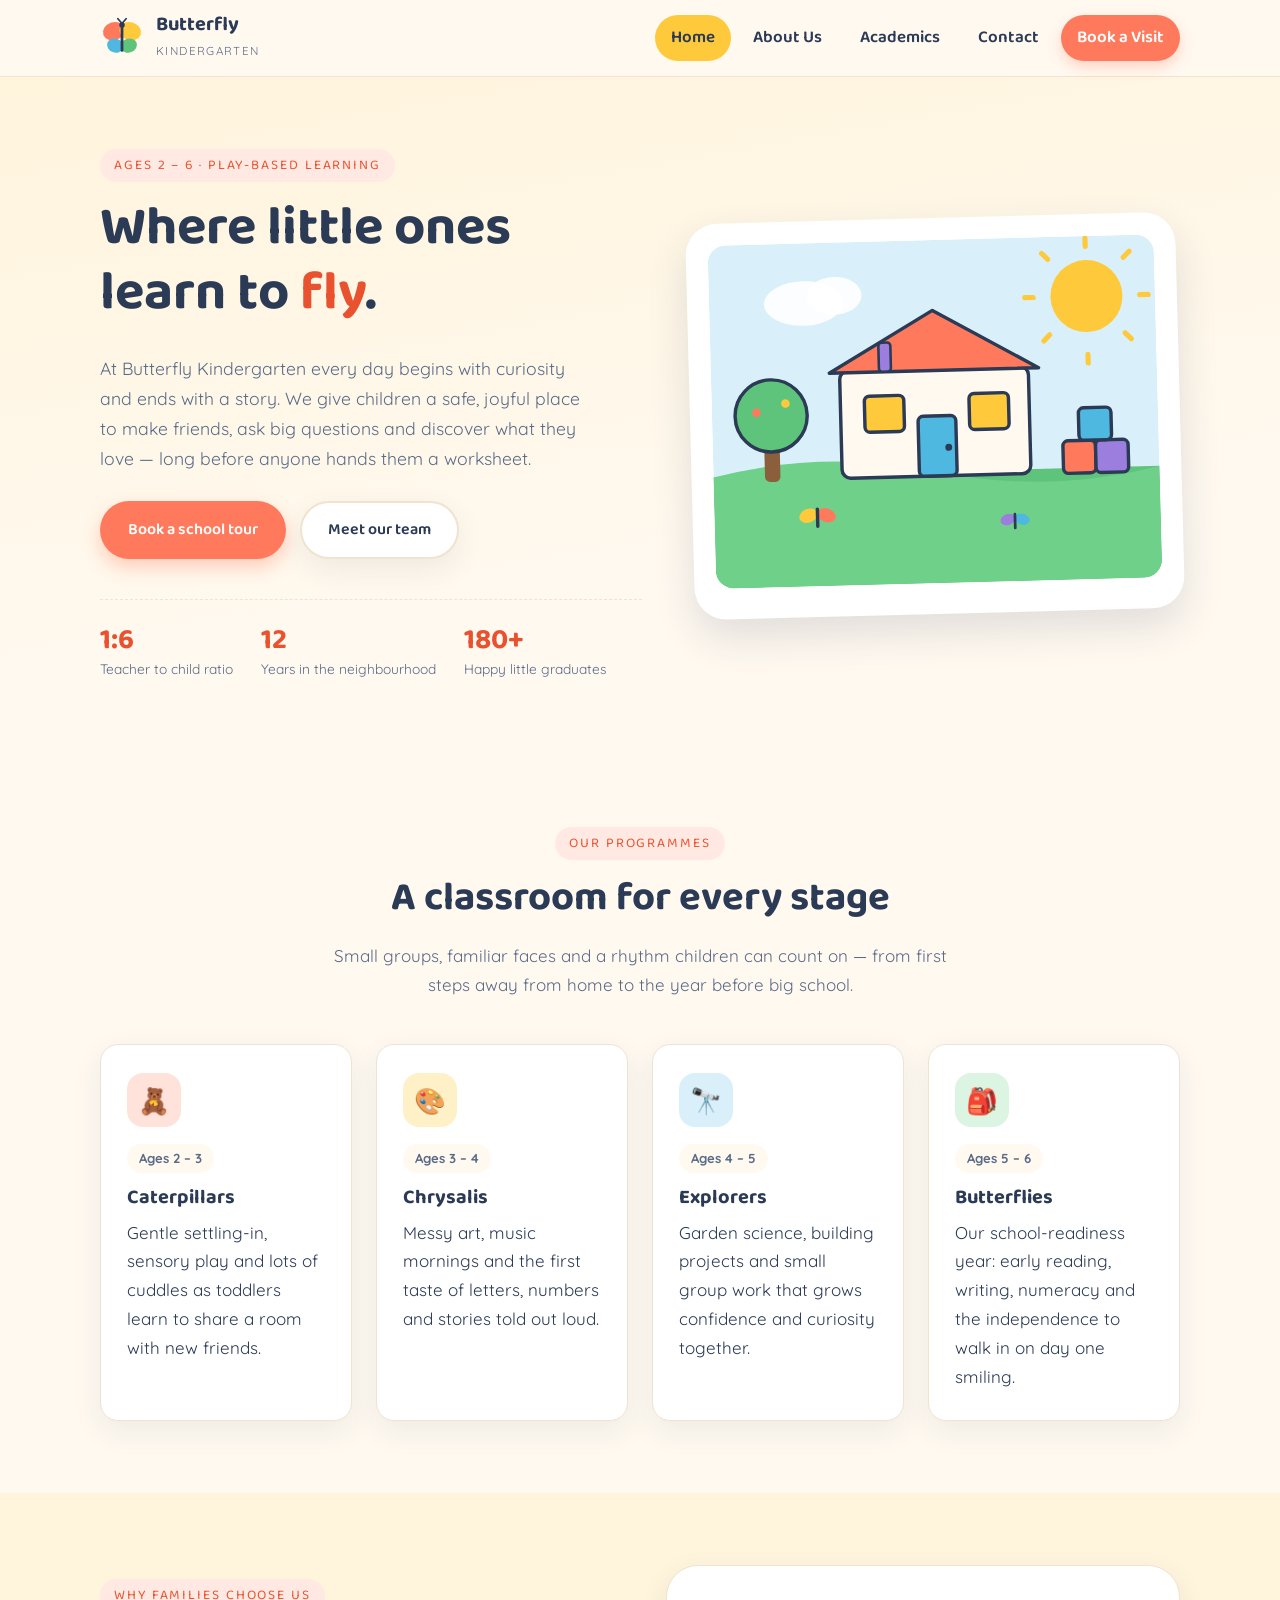
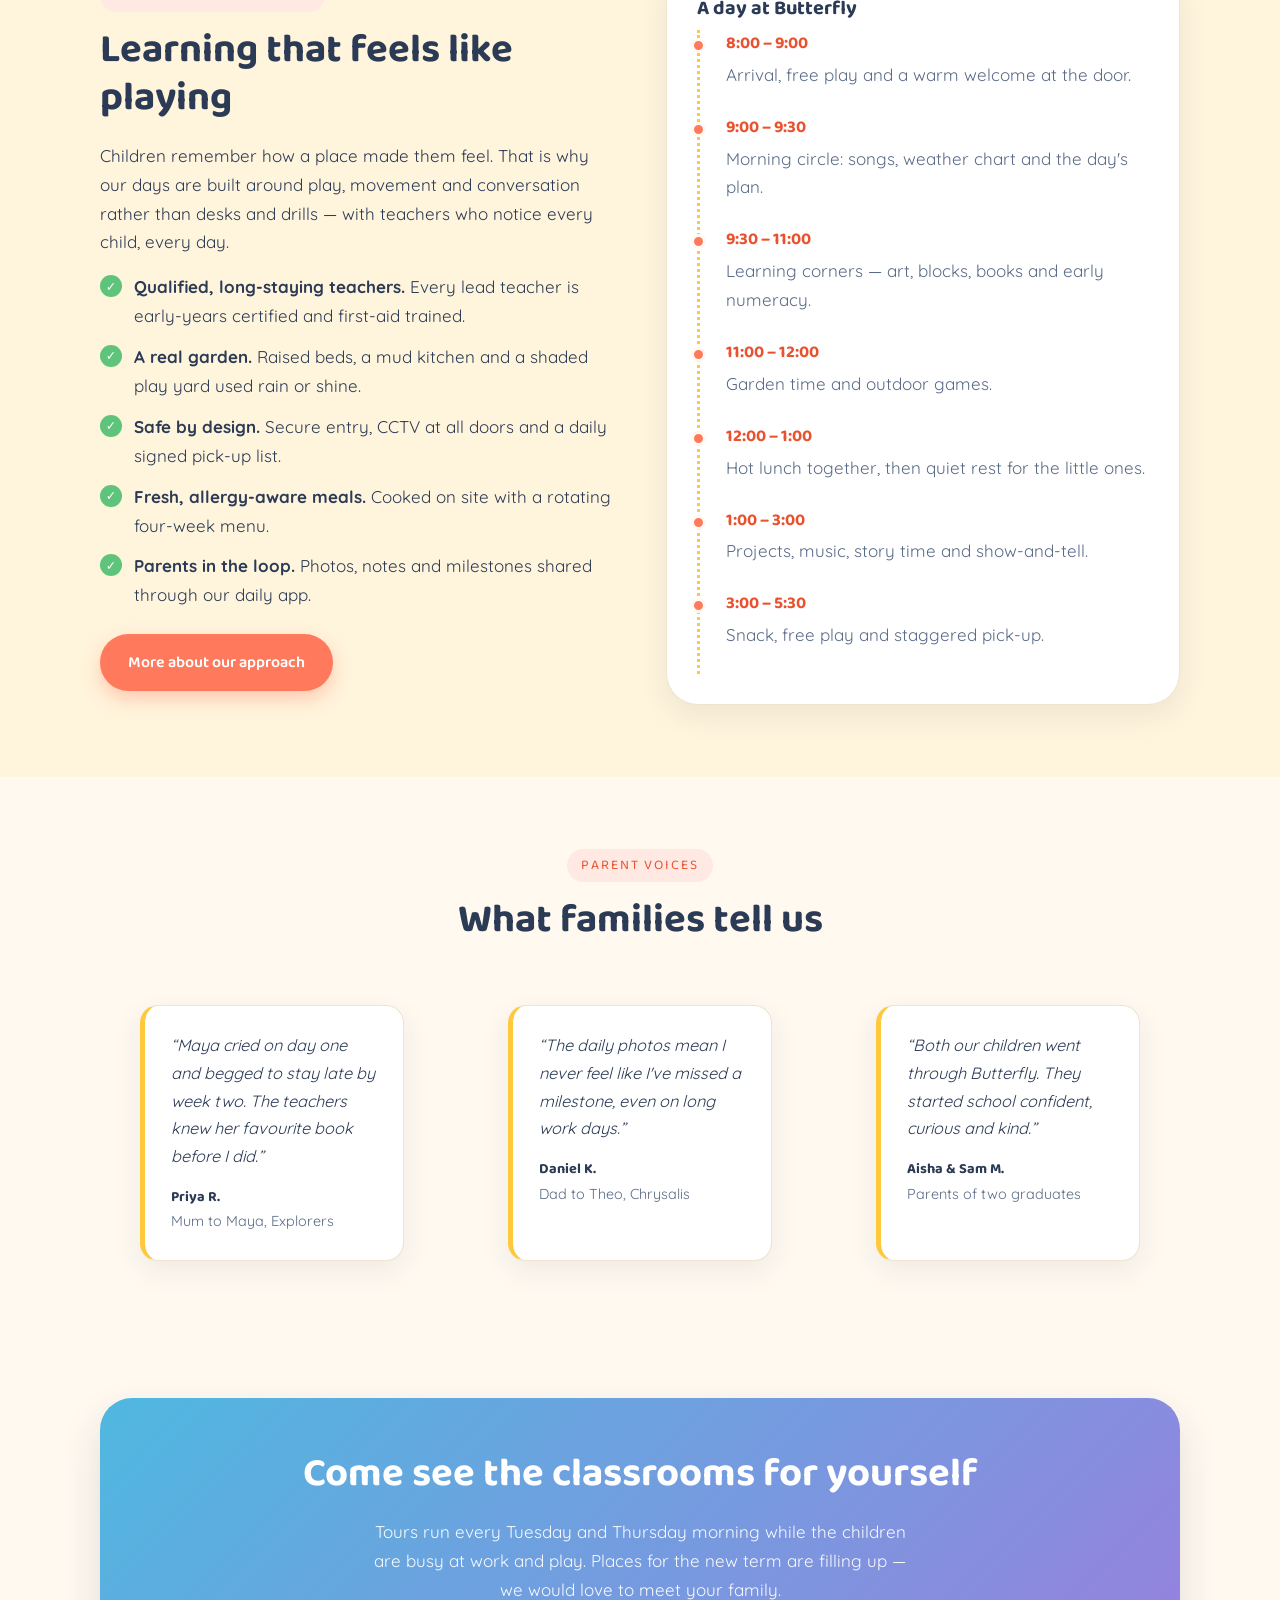
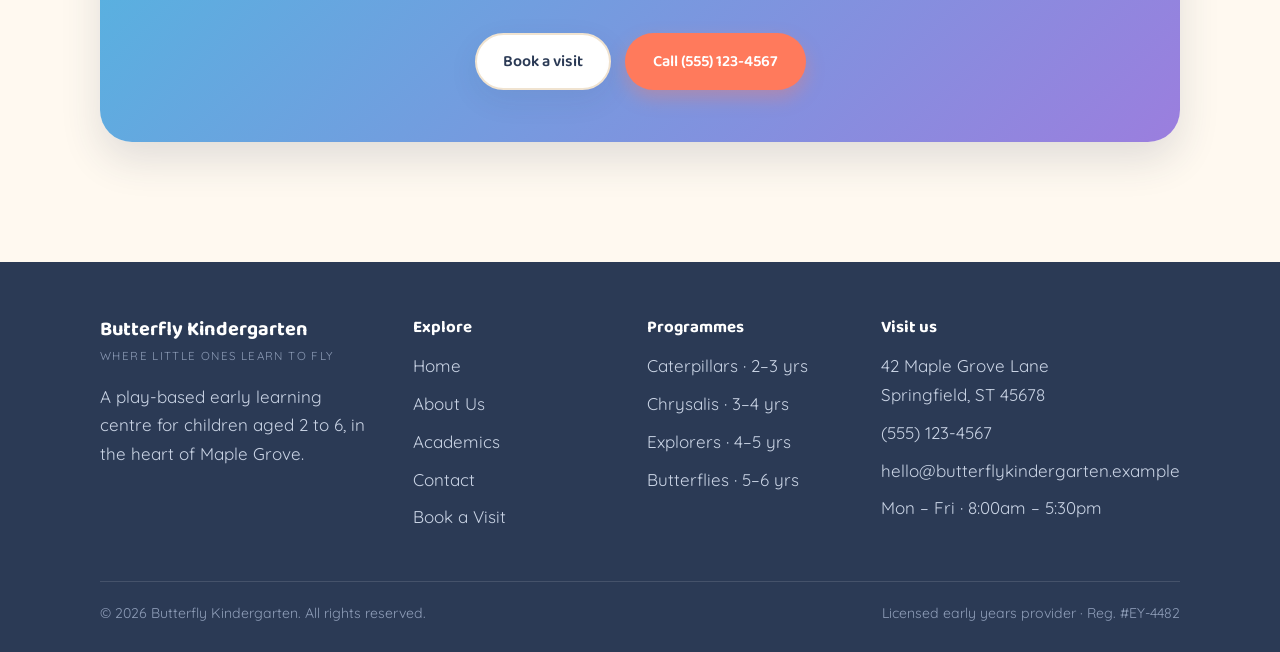
<file: index.html>
<!DOCTYPE html>
<html lang="en">
<head>
<meta charset="utf-8">
<meta name="viewport" content="width=device-width, initial-scale=1">
<title>Butterfly Kindergarten — Where little ones learn to fly</title>
<meta name="description" content="Butterfly Kindergarten is a warm, play-based early learning centre for children aged 2–6. Safe classrooms, caring teachers and a garden to grow in.">
<link rel="icon" href="icons/favicon-32.png" sizes="32x32">
<link rel="icon" href="data:image/svg+xml,<svg xmlns='http://www.w3.org/2000/svg' viewBox='0 0 100 100'><text y='.9em' font-size='90'>&#129419;</text></svg>">
<link rel="manifest" href="manifest.webmanifest">
<meta name="theme-color" content="#ffc93c">
<meta name="mobile-web-app-capable" content="yes">
<meta name="apple-mobile-web-app-capable" content="yes">
<meta name="apple-mobile-web-app-status-bar-style" content="default">
<meta name="apple-mobile-web-app-title" content="Butterfly">
<link rel="apple-touch-icon" href="icons/apple-touch-icon.png">
<link rel="preconnect" href="https://fonts.googleapis.com">
<link rel="preconnect" href="https://fonts.gstatic.com" crossorigin>
<link href="https://fonts.googleapis.com/css2?family=Baloo+2:wght@500;600;700&family=Quicksand:wght@400;500;600;700&display=swap" rel="stylesheet">
<link rel="stylesheet" href="css/styles.css">
</head>
<body>
<a class="skip-link" href="#main">Skip to content</a>

<header class="site-header">
  <div class="wrap">
    <a class="brand" href="index.html">
      <svg class="brand__mark" viewBox="0 0 64 64" role="img" aria-hidden="true">
        <ellipse cx="20" cy="22" rx="16" ry="13" fill="#ff7a5c" transform="rotate(-20 20 22)"/>
        <ellipse cx="44" cy="22" rx="16" ry="13" fill="#ffc93c" transform="rotate(20 44 22)"/>
        <ellipse cx="22" cy="43" rx="12" ry="10" fill="#4fb8e0" transform="rotate(20 22 43)"/>
        <ellipse cx="42" cy="43" rx="12" ry="10" fill="#5fc47b" transform="rotate(-20 42 43)"/>
        <rect x="30" y="14" width="4" height="38" rx="2" fill="#2b3a55"/>
        <circle cx="32" cy="13" r="4" fill="#2b3a55"/>
        <path d="M32 11 L26 4 M32 11 L38 4" stroke="#2b3a55" stroke-width="2.5" stroke-linecap="round" fill="none"/>
      </svg>
      <span>
        <span class="brand__name">Butterfly</span>
        <span class="brand__tag">Kindergarten</span>
      </span>
    </a>

    <button class="nav-toggle" type="button" aria-expanded="false" aria-controls="primary-nav" aria-label="Toggle menu">
      <span></span><span></span><span></span>
    </button>

    <nav class="site-nav" id="primary-nav" aria-label="Main">
      <ul>
        <li><a href="index.html" aria-current="page">Home</a></li>
        <li><a href="about.html">About Us</a></li>
        <li><a href="academics.html">Academics</a></li>
        <li><a href="contact.html">Contact</a></li>
        <li class="nav-cta"><a href="contact.html#enquiry">Book a Visit</a></li>
      </ul>
    </nav>
  </div>
</header>

<main id="main">

  <!-- Hero -->
  <section class="hero">
    <div class="wrap">
      <div>
        <span class="eyebrow">Ages 2 – 6 · Play-based learning</span>
        <h1 class="hero__title">Where little ones learn to <span>fly</span>.</h1>
        <p class="hero__lead">
          At Butterfly Kindergarten every day begins with curiosity and ends with a story.
          We give children a safe, joyful place to make friends, ask big questions and
          discover what they love — long before anyone hands them a worksheet.
        </p>
        <div class="hero__actions">
          <a class="btn btn--primary" href="contact.html#enquiry">Book a school tour</a>
          <a class="btn btn--ghost" href="about.html">Meet our team</a>
        </div>
        <div class="hero__facts">
          <div class="fact"><strong>1:6</strong><span>Teacher to child ratio</span></div>
          <div class="fact"><strong>12</strong><span>Years in the neighbourhood</span></div>
          <div class="fact"><strong>180+</strong><span>Happy little graduates</span></div>
        </div>
      </div>

      <div class="hero__art">
        <svg viewBox="0 0 520 400" role="img" aria-label="Illustration of a kindergarten classroom with a garden, sun and children's toys">
          <rect width="520" height="400" fill="#d9f0fa"/>
          <circle cx="440" cy="70" r="42" fill="#ffc93c"/>
          <g stroke="#ffc93c" stroke-width="6" stroke-linecap="round">
            <path d="M440 12v-10"/><path d="M440 138v10"/><path d="M378 70h-10"/><path d="M502 70h10"/>
            <path d="M396 26l-7-7"/><path d="M484 114l7 7"/><path d="M484 26l7-7"/><path d="M396 114l-7 7"/>
          </g>
          <ellipse cx="110" cy="70" rx="46" ry="26" fill="#ffffff" opacity=".9"/>
          <ellipse cx="146" cy="62" rx="32" ry="22" fill="#ffffff" opacity=".9"/>
          <rect y="270" width="520" height="130" fill="#5fc47b"/>
          <path d="M0 270 Q130 240 260 270 T520 270 V400 H0 Z" fill="#6fd08a"/>
          <!-- schoolhouse -->
          <rect x="150" y="150" width="220" height="125" rx="10" fill="#fff9f0" stroke="#2b3a55" stroke-width="4"/>
          <path d="M138 152 L260 82 L382 152 Z" fill="#ff7a5c" stroke="#2b3a55" stroke-width="4" stroke-linejoin="round"/>
          <rect x="240" y="205" width="44" height="70" rx="6" fill="#4fb8e0" stroke="#2b3a55" stroke-width="4"/>
          <circle cx="275" cy="242" r="4" fill="#2b3a55"/>
          <rect x="178" y="180" width="46" height="42" rx="6" fill="#ffc93c" stroke="#2b3a55" stroke-width="4"/>
          <rect x="300" y="180" width="46" height="42" rx="6" fill="#ffc93c" stroke="#2b3a55" stroke-width="4"/>
          <rect x="196" y="118" width="14" height="34" rx="4" fill="#9b7ede" stroke="#2b3a55" stroke-width="3"/>
          <!-- tree -->
          <rect x="60" y="215" width="18" height="62" rx="6" fill="#8b5e3c"/>
          <circle cx="69" cy="200" r="42" fill="#5fc47b" stroke="#2b3a55" stroke-width="4"/>
          <circle cx="52" cy="196" r="5" fill="#ff7a5c"/>
          <circle cx="86" cy="186" r="5" fill="#ffc93c"/>
          <!-- blocks -->
          <rect x="408" y="238" width="38" height="38" rx="6" fill="#ff7a5c" stroke="#2b3a55" stroke-width="4"/>
          <rect x="446" y="238" width="38" height="38" rx="6" fill="#9b7ede" stroke="#2b3a55" stroke-width="4"/>
          <rect x="427" y="200" width="38" height="38" rx="6" fill="#4fb8e0" stroke="#2b3a55" stroke-width="4"/>
          <!-- butterflies -->
          <g transform="translate(120 320)">
            <ellipse cx="-9" cy="-6" rx="11" ry="8" fill="#ffc93c" transform="rotate(-20)"/>
            <ellipse cx="9" cy="-6" rx="11" ry="8" fill="#ff7a5c" transform="rotate(20)"/>
            <rect x="-2" y="-12" width="4" height="24" rx="2" fill="#2b3a55"/>
          </g>
          <g transform="translate(350 330) scale(.8)">
            <ellipse cx="-9" cy="-6" rx="11" ry="8" fill="#9b7ede" transform="rotate(-20)"/>
            <ellipse cx="9" cy="-6" rx="11" ry="8" fill="#4fb8e0" transform="rotate(20)"/>
            <rect x="-2" y="-12" width="4" height="24" rx="2" fill="#2b3a55"/>
          </g>
        </svg>
      </div>
    </div>
  </section>

  <!-- Programmes -->
  <section class="section">
    <div class="wrap">
      <div class="section-head">
        <span class="eyebrow">Our programmes</span>
        <h2>A classroom for every stage</h2>
        <p>Small groups, familiar faces and a rhythm children can count on — from first steps away from home to the year before big school.</p>
      </div>

      <div class="grid grid--4">
        <article class="card">
          <div class="card__icon bg-coral" aria-hidden="true">🧸</div>
          <span class="card__meta">Ages 2 – 3</span>
          <h3>Caterpillars</h3>
          <p>Gentle settling-in, sensory play and lots of cuddles as toddlers learn to share a room with new friends.</p>
        </article>

        <article class="card">
          <div class="card__icon bg-sun" aria-hidden="true">🎨</div>
          <span class="card__meta">Ages 3 – 4</span>
          <h3>Chrysalis</h3>
          <p>Messy art, music mornings and the first taste of letters, numbers and stories told out loud.</p>
        </article>

        <article class="card">
          <div class="card__icon bg-sky" aria-hidden="true">🔭</div>
          <span class="card__meta">Ages 4 – 5</span>
          <h3>Explorers</h3>
          <p>Garden science, building projects and small group work that grows confidence and curiosity together.</p>
        </article>

        <article class="card">
          <div class="card__icon bg-leaf" aria-hidden="true">🎒</div>
          <span class="card__meta">Ages 5 – 6</span>
          <h3>Butterflies</h3>
          <p>Our school-readiness year: early reading, writing, numeracy and the independence to walk in on day one smiling.</p>
        </article>
      </div>
    </div>
  </section>

  <!-- Why us -->
  <section class="section" style="background:#fff4dc;">
    <div class="wrap split">
      <div>
        <span class="eyebrow">Why families choose us</span>
        <h2>Learning that feels like playing</h2>
        <p>
          Children remember how a place made them feel. That is why our days are built
          around play, movement and conversation rather than desks and drills — with
          teachers who notice every child, every day.
        </p>
        <ul class="checklist">
          <li><strong>Qualified, long-staying teachers.</strong> Every lead teacher is early-years certified and first-aid trained.</li>
          <li><strong>A real garden.</strong> Raised beds, a mud kitchen and a shaded play yard used rain or shine.</li>
          <li><strong>Safe by design.</strong> Secure entry, CCTV at all doors and a daily signed pick-up list.</li>
          <li><strong>Fresh, allergy-aware meals.</strong> Cooked on site with a rotating four-week menu.</li>
          <li><strong>Parents in the loop.</strong> Photos, notes and milestones shared through our daily app.</li>
        </ul>
        <a class="btn btn--primary" href="about.html" style="margin-top:12px;">More about our approach</a>
      </div>

      <div class="panel">
        <h3>A day at Butterfly</h3>
        <ol class="timeline">
          <li><time>8:00 – 9:00</time><p>Arrival, free play and a warm welcome at the door.</p></li>
          <li><time>9:00 – 9:30</time><p>Morning circle: songs, weather chart and the day's plan.</p></li>
          <li><time>9:30 – 11:00</time><p>Learning corners — art, blocks, books and early numeracy.</p></li>
          <li><time>11:00 – 12:00</time><p>Garden time and outdoor games.</p></li>
          <li><time>12:00 – 1:00</time><p>Hot lunch together, then quiet rest for the little ones.</p></li>
          <li><time>1:00 – 3:00</time><p>Projects, music, story time and show-and-tell.</p></li>
          <li><time>3:00 – 5:30</time><p>Snack, free play and staggered pick-up.</p></li>
        </ol>
      </div>
    </div>
  </section>

  <!-- Testimonials -->
  <section class="section">
    <div class="wrap">
      <div class="section-head">
        <span class="eyebrow">Parent voices</span>
        <h2>What families tell us</h2>
      </div>

      <div class="grid grid--3">
        <figure class="quote">
          <blockquote>“Maya cried on day one and begged to stay late by week two. The teachers knew her favourite book before I did.”</blockquote>
          <figcaption><strong>Priya R.</strong>Mum to Maya, Explorers</figcaption>
        </figure>
        <figure class="quote">
          <blockquote>“The daily photos mean I never feel like I've missed a milestone, even on long work days.”</blockquote>
          <figcaption><strong>Daniel K.</strong>Dad to Theo, Chrysalis</figcaption>
        </figure>
        <figure class="quote">
          <blockquote>“Both our children went through Butterfly. They started school confident, curious and kind.”</blockquote>
          <figcaption><strong>Aisha & Sam M.</strong>Parents of two graduates</figcaption>
        </figure>
      </div>
    </div>
  </section>

  <!-- CTA band -->
  <section class="section section--tight">
    <div class="wrap">
      <div class="band">
        <h2>Come see the classrooms for yourself</h2>
        <p>Tours run every Tuesday and Thursday morning while the children are busy at work and play. Places for the new term are filling up — we would love to meet your family.</p>
        <div class="hero__actions" style="justify-content:center;">
          <a class="btn btn--ghost" href="contact.html#enquiry">Book a visit</a>
          <a class="btn btn--primary" href="tel:+15551234567">Call (555) 123-4567</a>
        </div>
      </div>
    </div>
  </section>

</main>

<footer class="site-footer">
  <div class="wrap">
    <div class="footer-grid">
      <div>
        <span class="brand__name">Butterfly Kindergarten</span>
        <span class="brand__tag">Where little ones learn to fly</span>
        <p style="margin-top:14px;">A play-based early learning centre for children aged 2 to 6, in the heart of Maple Grove.</p>
      </div>
      <div>
        <h4>Explore</h4>
        <ul>
          <li><a href="index.html">Home</a></li>
          <li><a href="about.html">About Us</a></li>
          <li><a href="academics.html">Academics</a></li>
          <li><a href="contact.html">Contact</a></li>
          <li><a href="contact.html#enquiry">Book a Visit</a></li>
        </ul>
      </div>
      <div>
        <h4>Programmes</h4>
        <ul>
          <li><a href="academics.html">Caterpillars · 2–3 yrs</a></li>
          <li><a href="academics.html">Chrysalis · 3–4 yrs</a></li>
          <li><a href="academics.html">Explorers · 4–5 yrs</a></li>
          <li><a href="academics.html">Butterflies · 5–6 yrs</a></li>
        </ul>
      </div>
      <div>
        <h4>Visit us</h4>
        <ul>
          <li>42 Maple Grove Lane<br>Springfield, ST 45678</li>
          <li><a href="tel:+15551234567">(555) 123-4567</a></li>
          <li><a href="mailto:hello@butterflykindergarten.example">hello@butterflykindergarten.example</a></li>
          <li>Mon – Fri · 8:00am – 5:30pm</li>
        </ul>
      </div>
    </div>
    <div class="footer-bottom">
      <span>&copy; <span data-year>2026</span> Butterfly Kindergarten. All rights reserved.</span>
      <span>Licensed early years provider · Reg. #EY-4482</span>
    </div>
  </div>
</footer>

<script src="js/main.js"></script>
</body>
</html>
</file>
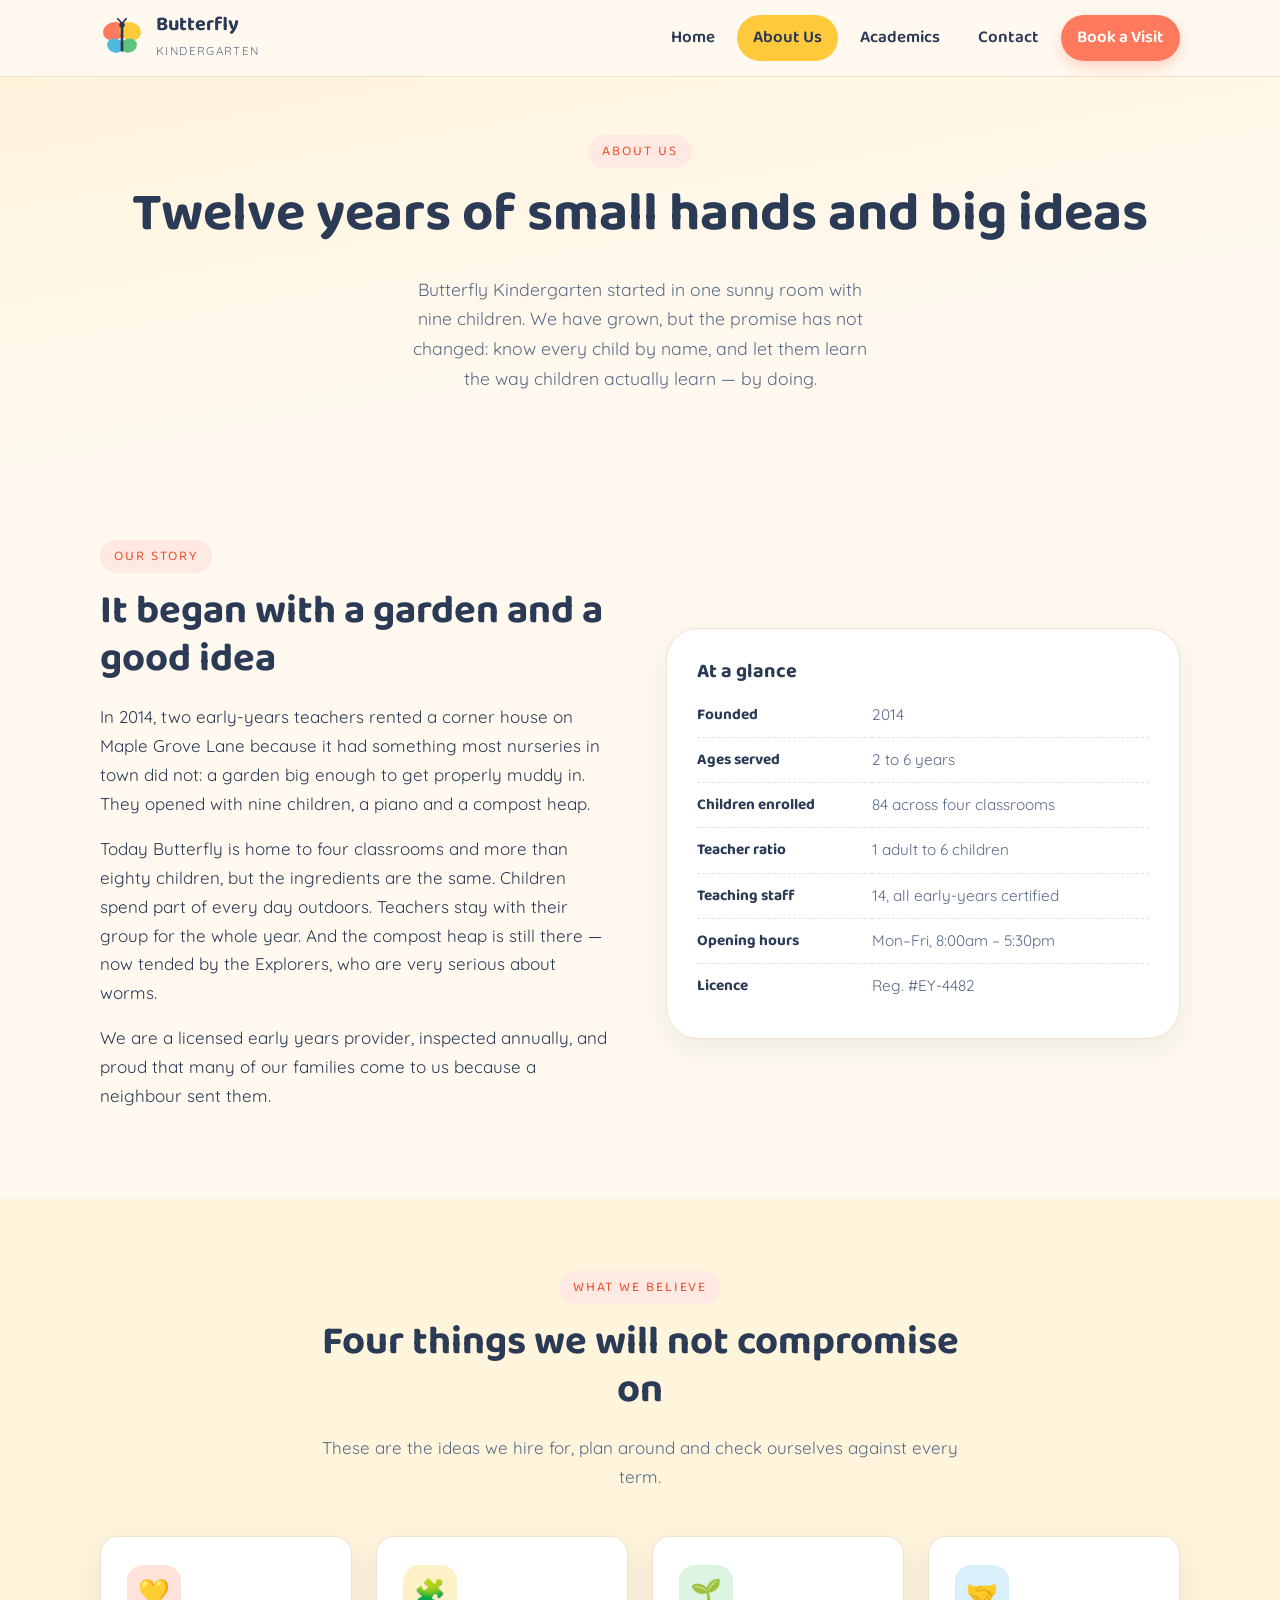
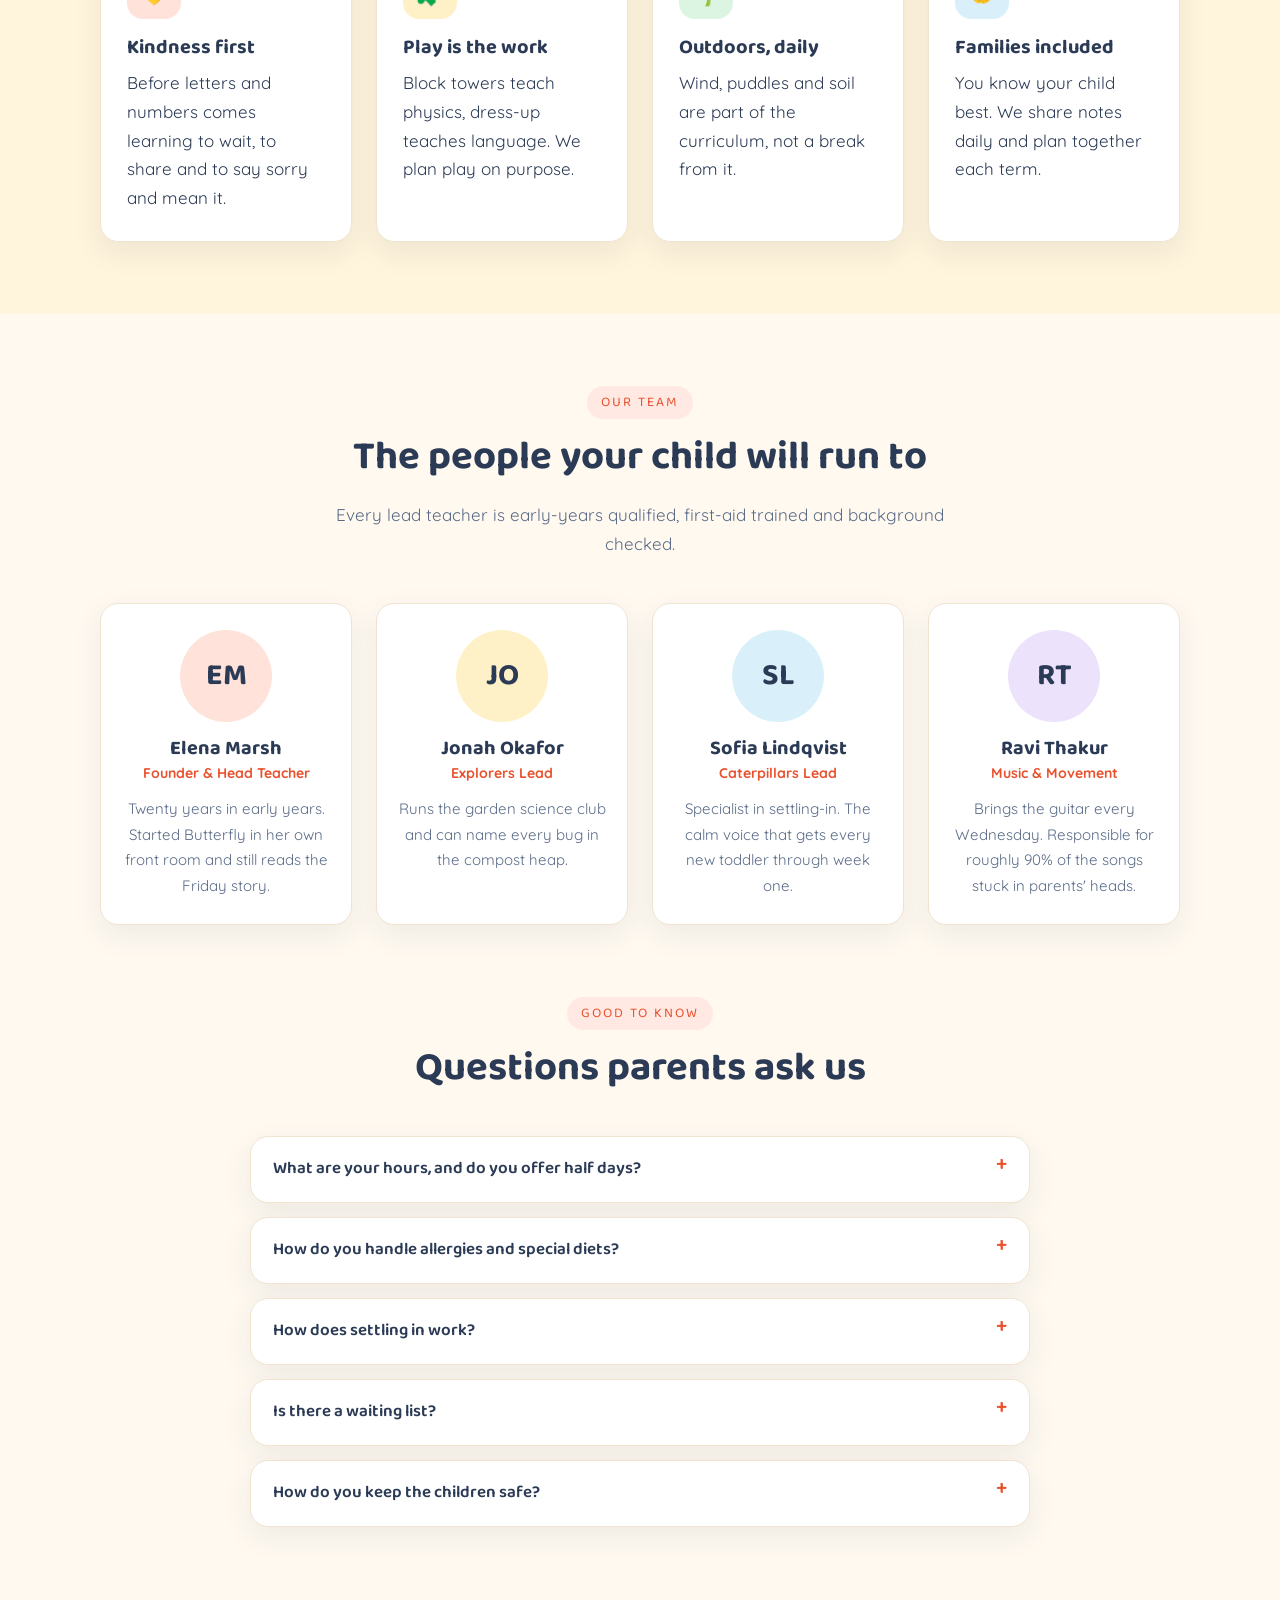
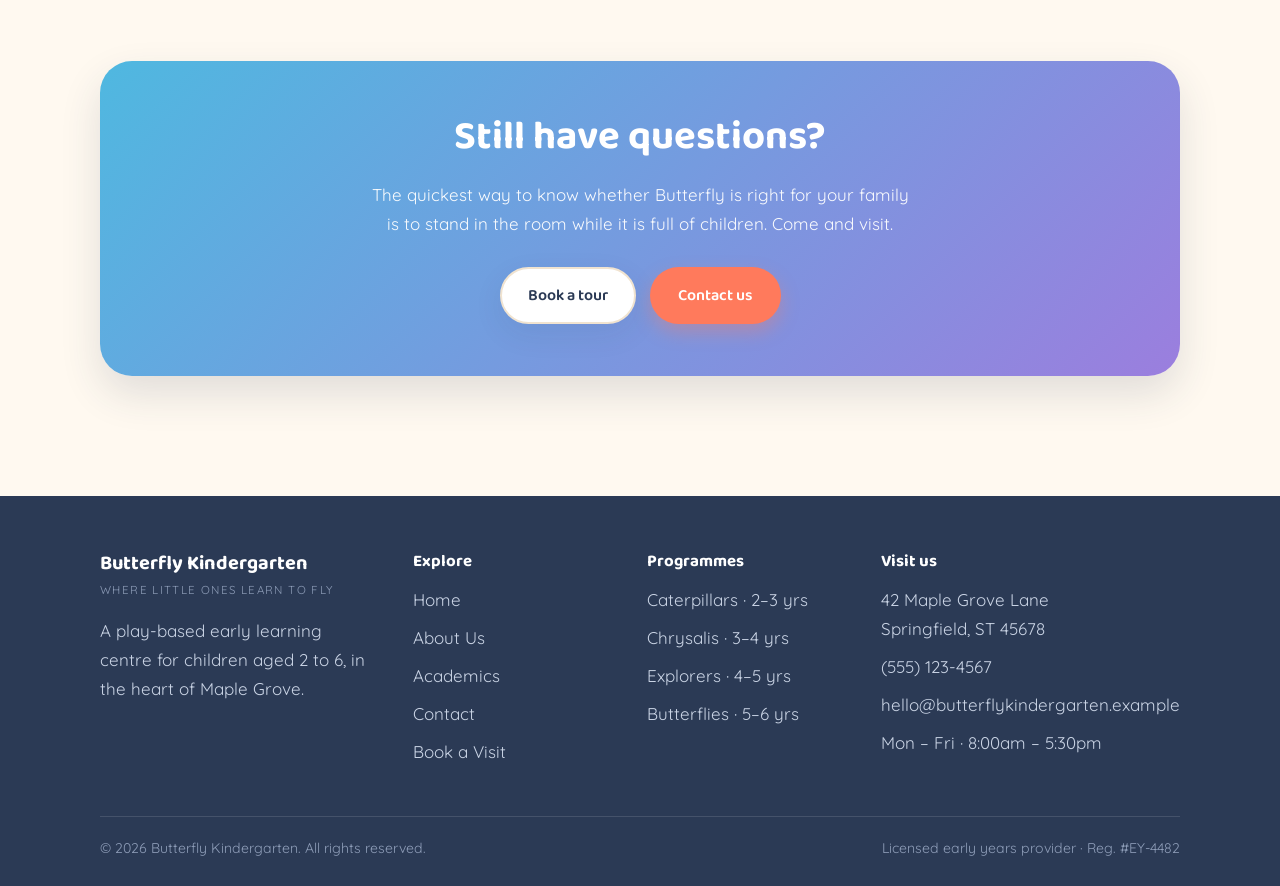
<file: about.html>
<!DOCTYPE html>
<html lang="en">
<head>
<meta charset="utf-8">
<meta name="viewport" content="width=device-width, initial-scale=1">
<title>About Us — Butterfly Kindergarten</title>
<meta name="description" content="Our story, our values and the teachers who care for your child every day at Butterfly Kindergarten.">
<link rel="icon" href="icons/favicon-32.png" sizes="32x32">
<link rel="icon" href="data:image/svg+xml,<svg xmlns='http://www.w3.org/2000/svg' viewBox='0 0 100 100'><text y='.9em' font-size='90'>&#129419;</text></svg>">
<link rel="manifest" href="manifest.webmanifest">
<meta name="theme-color" content="#ffc93c">
<meta name="mobile-web-app-capable" content="yes">
<meta name="apple-mobile-web-app-capable" content="yes">
<meta name="apple-mobile-web-app-status-bar-style" content="default">
<meta name="apple-mobile-web-app-title" content="Butterfly">
<link rel="apple-touch-icon" href="icons/apple-touch-icon.png">
<link rel="preconnect" href="https://fonts.googleapis.com">
<link rel="preconnect" href="https://fonts.gstatic.com" crossorigin>
<link href="https://fonts.googleapis.com/css2?family=Baloo+2:wght@500;600;700&family=Quicksand:wght@400;500;600;700&display=swap" rel="stylesheet">
<link rel="stylesheet" href="css/styles.css">
</head>
<body>
<a class="skip-link" href="#main">Skip to content</a>

<header class="site-header">
  <div class="wrap">
    <a class="brand" href="index.html">
      <svg class="brand__mark" viewBox="0 0 64 64" role="img" aria-hidden="true">
        <ellipse cx="20" cy="22" rx="16" ry="13" fill="#ff7a5c" transform="rotate(-20 20 22)"/>
        <ellipse cx="44" cy="22" rx="16" ry="13" fill="#ffc93c" transform="rotate(20 44 22)"/>
        <ellipse cx="22" cy="43" rx="12" ry="10" fill="#4fb8e0" transform="rotate(20 22 43)"/>
        <ellipse cx="42" cy="43" rx="12" ry="10" fill="#5fc47b" transform="rotate(-20 42 43)"/>
        <rect x="30" y="14" width="4" height="38" rx="2" fill="#2b3a55"/>
        <circle cx="32" cy="13" r="4" fill="#2b3a55"/>
        <path d="M32 11 L26 4 M32 11 L38 4" stroke="#2b3a55" stroke-width="2.5" stroke-linecap="round" fill="none"/>
      </svg>
      <span>
        <span class="brand__name">Butterfly</span>
        <span class="brand__tag">Kindergarten</span>
      </span>
    </a>

    <button class="nav-toggle" type="button" aria-expanded="false" aria-controls="primary-nav" aria-label="Toggle menu">
      <span></span><span></span><span></span>
    </button>

    <nav class="site-nav" id="primary-nav" aria-label="Main">
      <ul>
        <li><a href="index.html">Home</a></li>
        <li><a href="about.html" aria-current="page">About Us</a></li>
        <li><a href="academics.html">Academics</a></li>
        <li><a href="contact.html">Contact</a></li>
        <li class="nav-cta"><a href="contact.html#enquiry">Book a Visit</a></li>
      </ul>
    </nav>
  </div>
</header>

<main id="main">

  <!-- Page hero -->
  <section class="hero">
    <div class="wrap" style="grid-template-columns:1fr; text-align:center; padding-block:58px;">
      <div>
        <span class="eyebrow">About us</span>
        <h1>Twelve years of small hands and big ideas</h1>
        <p class="hero__lead" style="margin-inline:auto;">
          Butterfly Kindergarten started in one sunny room with nine children.
          We have grown, but the promise has not changed: know every child by name,
          and let them learn the way children actually learn — by doing.
        </p>
      </div>
    </div>
  </section>

  <!-- Story -->
  <section class="section">
    <div class="wrap split">
      <div>
        <span class="eyebrow">Our story</span>
        <h2>It began with a garden and a good idea</h2>
        <p>
          In 2014, two early-years teachers rented a corner house on Maple Grove Lane
          because it had something most nurseries in town did not: a garden big enough
          to get properly muddy in. They opened with nine children, a piano and a
          compost heap.
        </p>
        <p>
          Today Butterfly is home to four classrooms and more than eighty children,
          but the ingredients are the same. Children spend part of every day outdoors.
          Teachers stay with their group for the whole year. And the compost heap is
          still there — now tended by the Explorers, who are very serious about worms.
        </p>
        <p>
          We are a licensed early years provider, inspected annually, and proud that
          many of our families come to us because a neighbour sent them.
        </p>
      </div>

      <div class="panel">
        <h3>At a glance</h3>
        <table class="hours-table">
          <tbody>
            <tr><th scope="row">Founded</th><td>2014</td></tr>
            <tr><th scope="row">Ages served</th><td>2 to 6 years</td></tr>
            <tr><th scope="row">Children enrolled</th><td>84 across four classrooms</td></tr>
            <tr><th scope="row">Teacher ratio</th><td>1 adult to 6 children</td></tr>
            <tr><th scope="row">Teaching staff</th><td>14, all early-years certified</td></tr>
            <tr><th scope="row">Opening hours</th><td>Mon–Fri, 8:00am – 5:30pm</td></tr>
            <tr><th scope="row">Licence</th><td>Reg. #EY-4482</td></tr>
          </tbody>
        </table>
      </div>
    </div>
  </section>

  <!-- Values -->
  <section class="section" style="background:#fff4dc;">
    <div class="wrap">
      <div class="section-head">
        <span class="eyebrow">What we believe</span>
        <h2>Four things we will not compromise on</h2>
        <p>These are the ideas we hire for, plan around and check ourselves against every term.</p>
      </div>

      <div class="grid grid--4">
        <article class="card">
          <div class="card__icon bg-coral" aria-hidden="true">💛</div>
          <h3>Kindness first</h3>
          <p>Before letters and numbers comes learning to wait, to share and to say sorry and mean it.</p>
        </article>
        <article class="card">
          <div class="card__icon bg-sun" aria-hidden="true">🧩</div>
          <h3>Play is the work</h3>
          <p>Block towers teach physics, dress-up teaches language. We plan play on purpose.</p>
        </article>
        <article class="card">
          <div class="card__icon bg-leaf" aria-hidden="true">🌱</div>
          <h3>Outdoors, daily</h3>
          <p>Wind, puddles and soil are part of the curriculum, not a break from it.</p>
        </article>
        <article class="card">
          <div class="card__icon bg-sky" aria-hidden="true">🤝</div>
          <h3>Families included</h3>
          <p>You know your child best. We share notes daily and plan together each term.</p>
        </article>
      </div>
    </div>
  </section>

  <!-- Team -->
  <section class="section">
    <div class="wrap">
      <div class="section-head">
        <span class="eyebrow">Our team</span>
        <h2>The people your child will run to</h2>
        <p>Every lead teacher is early-years qualified, first-aid trained and background checked.</p>
      </div>

      <div class="grid grid--4">
        <article class="teacher">
          <div class="teacher__avatar bg-coral" aria-hidden="true">EM</div>
          <h3>Elena Marsh</h3>
          <p class="role">Founder &amp; Head Teacher</p>
          <p>Twenty years in early years. Started Butterfly in her own front room and still reads the Friday story.</p>
        </article>
        <article class="teacher">
          <div class="teacher__avatar bg-sun" aria-hidden="true">JO</div>
          <h3>Jonah Okafor</h3>
          <p class="role">Explorers Lead</p>
          <p>Runs the garden science club and can name every bug in the compost heap.</p>
        </article>
        <article class="teacher">
          <div class="teacher__avatar bg-sky" aria-hidden="true">SL</div>
          <h3>Sofia Lindqvist</h3>
          <p class="role">Caterpillars Lead</p>
          <p>Specialist in settling-in. The calm voice that gets every new toddler through week one.</p>
        </article>
        <article class="teacher">
          <div class="teacher__avatar bg-grape" aria-hidden="true">RT</div>
          <h3>Ravi Thakur</h3>
          <p class="role">Music &amp; Movement</p>
          <p>Brings the guitar every Wednesday. Responsible for roughly 90% of the songs stuck in parents' heads.</p>
        </article>
      </div>
    </div>
  </section>

  <!-- FAQ -->
  <section class="section" style="padding-top:0;">
    <div class="wrap" style="max-width:820px;">
      <div class="section-head">
        <span class="eyebrow">Good to know</span>
        <h2>Questions parents ask us</h2>
      </div>

      <details>
        <summary>What are your hours, and do you offer half days?</summary>
        <p>We are open Monday to Friday, 8:00am to 5:30pm. Half-day places run 8:00am to 1:00pm and include lunch. Both options are available for every age group, subject to space.</p>
      </details>
      <details>
        <summary>How do you handle allergies and special diets?</summary>
        <p>All meals are cooked on site and we run a nut-free kitchen. Allergies and dietary needs are recorded at enrolment, displayed in the kitchen and reviewed with you each term.</p>
      </details>
      <details>
        <summary>How does settling in work?</summary>
        <p>New children come for two short visits with a parent before their first full day, then build up over the first week. Your child's lead teacher stays in touch daily until everyone feels at home.</p>
      </details>
      <details>
        <summary>Is there a waiting list?</summary>
        <p>Usually, yes — especially for September starts. We recommend registering interest six to nine months ahead. Siblings of current children are offered places first.</p>
      </details>
      <details>
        <summary>How do you keep the children safe?</summary>
        <p>Secure keypad entry, CCTV at all external doors, a signed daily pick-up list and staff background checks renewed every three years. Fire drills run monthly.</p>
      </details>
    </div>
  </section>

  <!-- CTA -->
  <section class="section section--tight">
    <div class="wrap">
      <div class="band">
        <h2>Still have questions?</h2>
        <p>The quickest way to know whether Butterfly is right for your family is to stand in the room while it is full of children. Come and visit.</p>
        <div class="hero__actions" style="justify-content:center;">
          <a class="btn btn--ghost" href="contact.html#enquiry">Book a tour</a>
          <a class="btn btn--primary" href="contact.html">Contact us</a>
        </div>
      </div>
    </div>
  </section>

</main>

<footer class="site-footer">
  <div class="wrap">
    <div class="footer-grid">
      <div>
        <span class="brand__name">Butterfly Kindergarten</span>
        <span class="brand__tag">Where little ones learn to fly</span>
        <p style="margin-top:14px;">A play-based early learning centre for children aged 2 to 6, in the heart of Maple Grove.</p>
      </div>
      <div>
        <h4>Explore</h4>
        <ul>
          <li><a href="index.html">Home</a></li>
          <li><a href="about.html">About Us</a></li>
          <li><a href="academics.html">Academics</a></li>
          <li><a href="contact.html">Contact</a></li>
          <li><a href="contact.html#enquiry">Book a Visit</a></li>
        </ul>
      </div>
      <div>
        <h4>Programmes</h4>
        <ul>
          <li><a href="academics.html">Caterpillars · 2–3 yrs</a></li>
          <li><a href="academics.html">Chrysalis · 3–4 yrs</a></li>
          <li><a href="academics.html">Explorers · 4–5 yrs</a></li>
          <li><a href="academics.html">Butterflies · 5–6 yrs</a></li>
        </ul>
      </div>
      <div>
        <h4>Visit us</h4>
        <ul>
          <li>42 Maple Grove Lane<br>Springfield, ST 45678</li>
          <li><a href="tel:+15551234567">(555) 123-4567</a></li>
          <li><a href="mailto:hello@butterflykindergarten.example">hello@butterflykindergarten.example</a></li>
          <li>Mon – Fri · 8:00am – 5:30pm</li>
        </ul>
      </div>
    </div>
    <div class="footer-bottom">
      <span>&copy; <span data-year>2026</span> Butterfly Kindergarten. All rights reserved.</span>
      <span>Licensed early years provider · Reg. #EY-4482</span>
    </div>
  </div>
</footer>

<script src="js/main.js"></script>
</body>
</html>
</file>
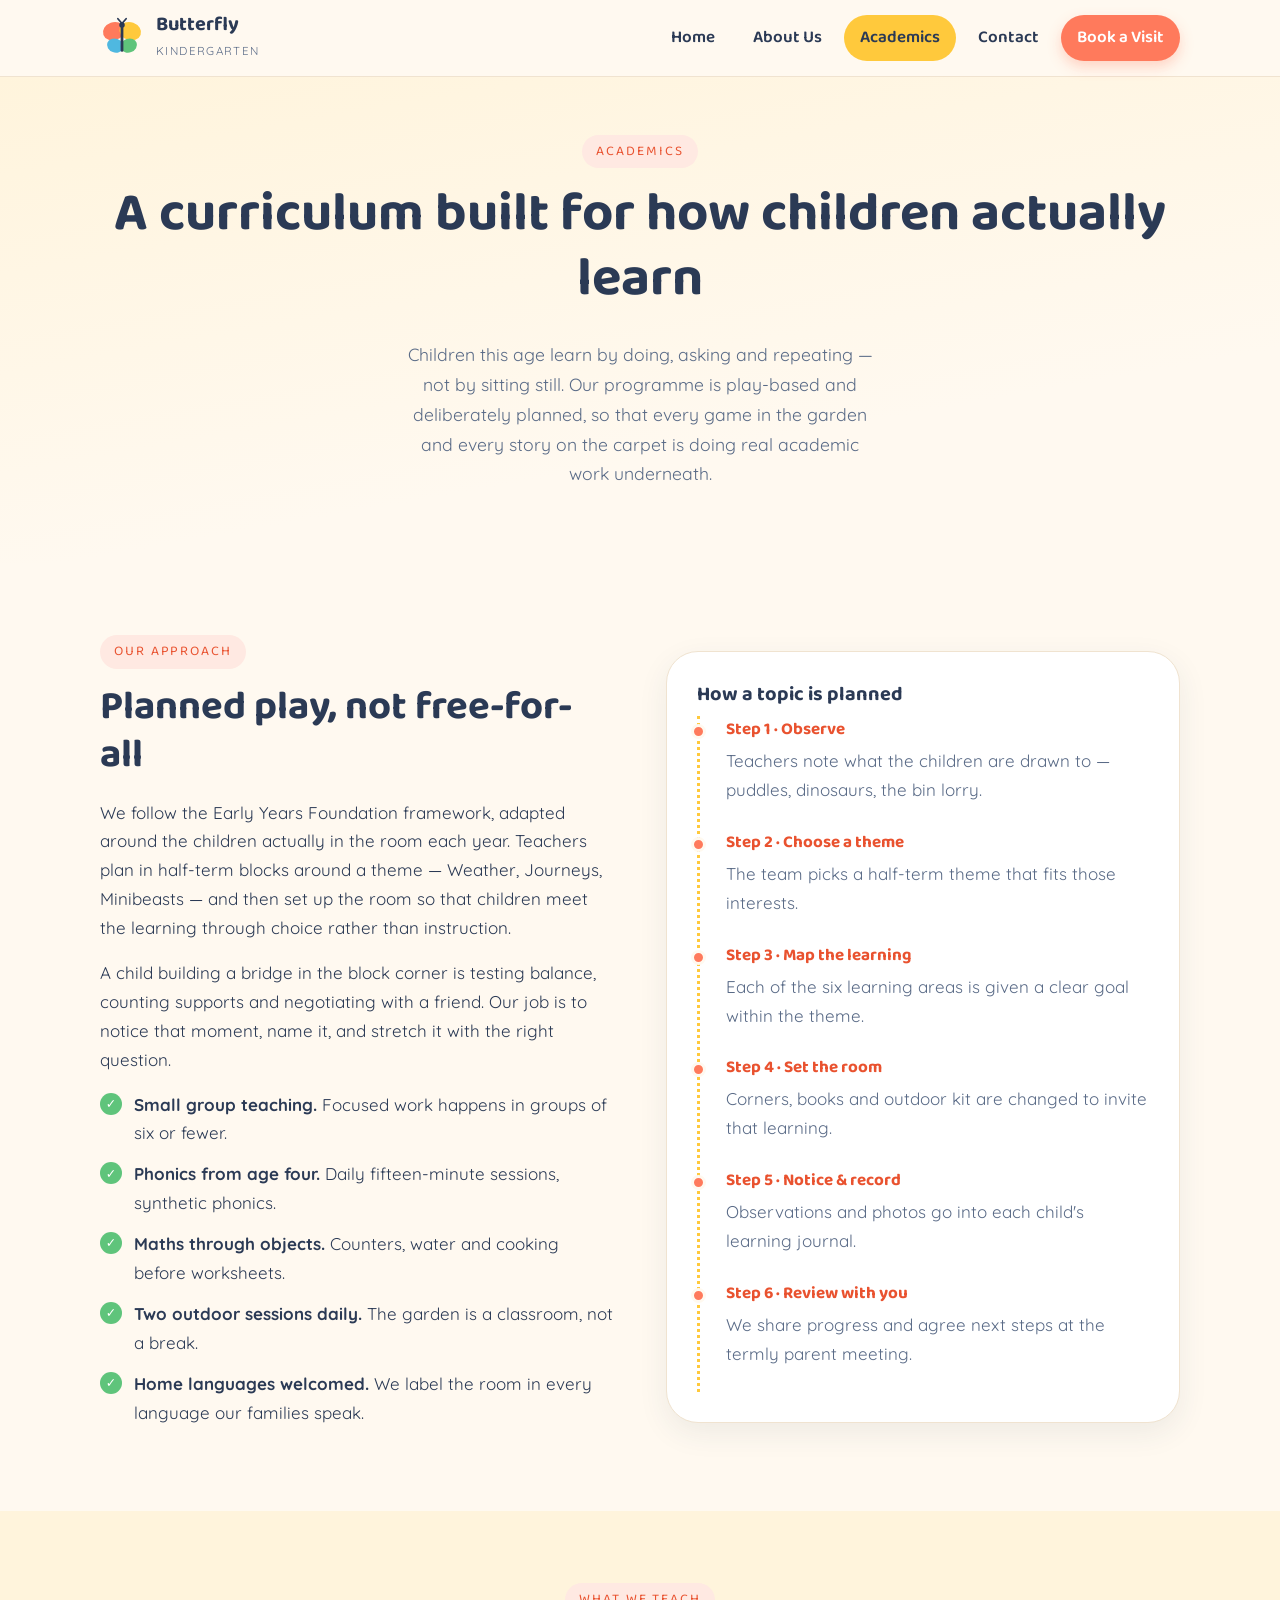
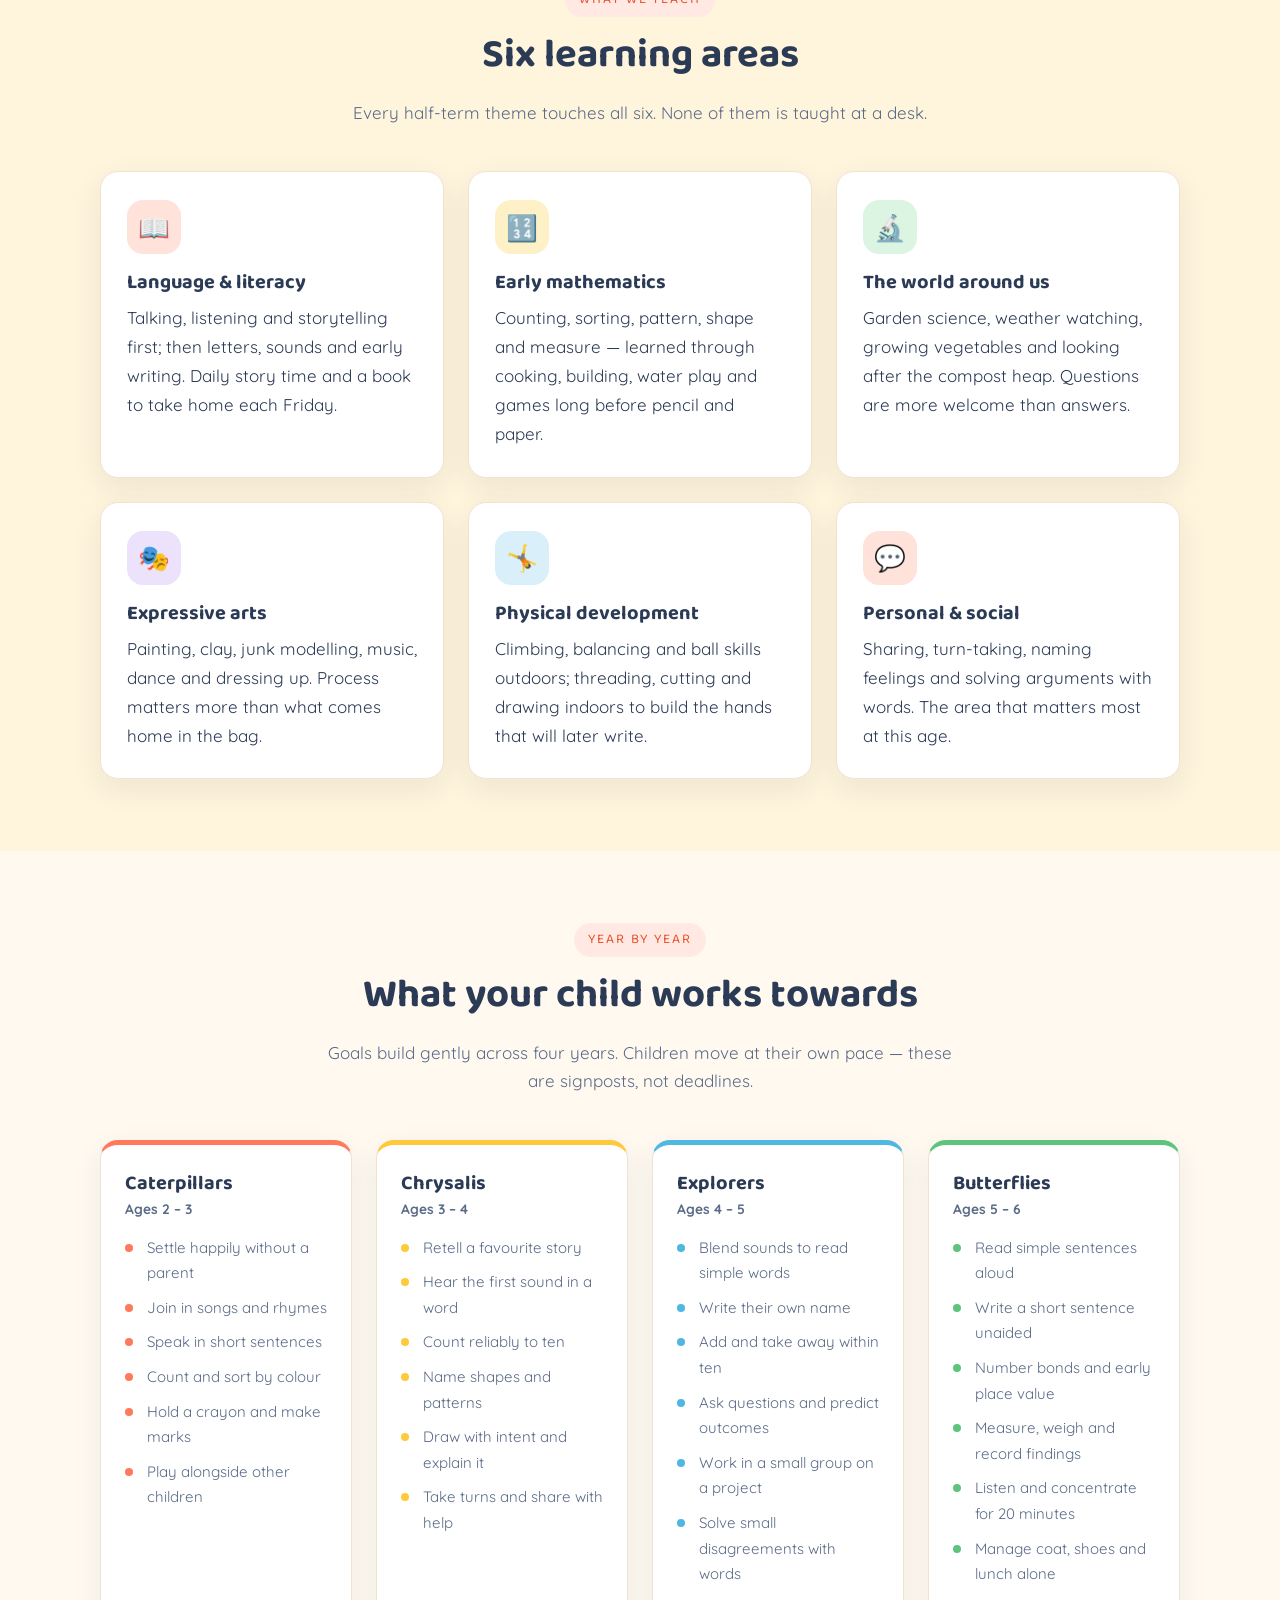
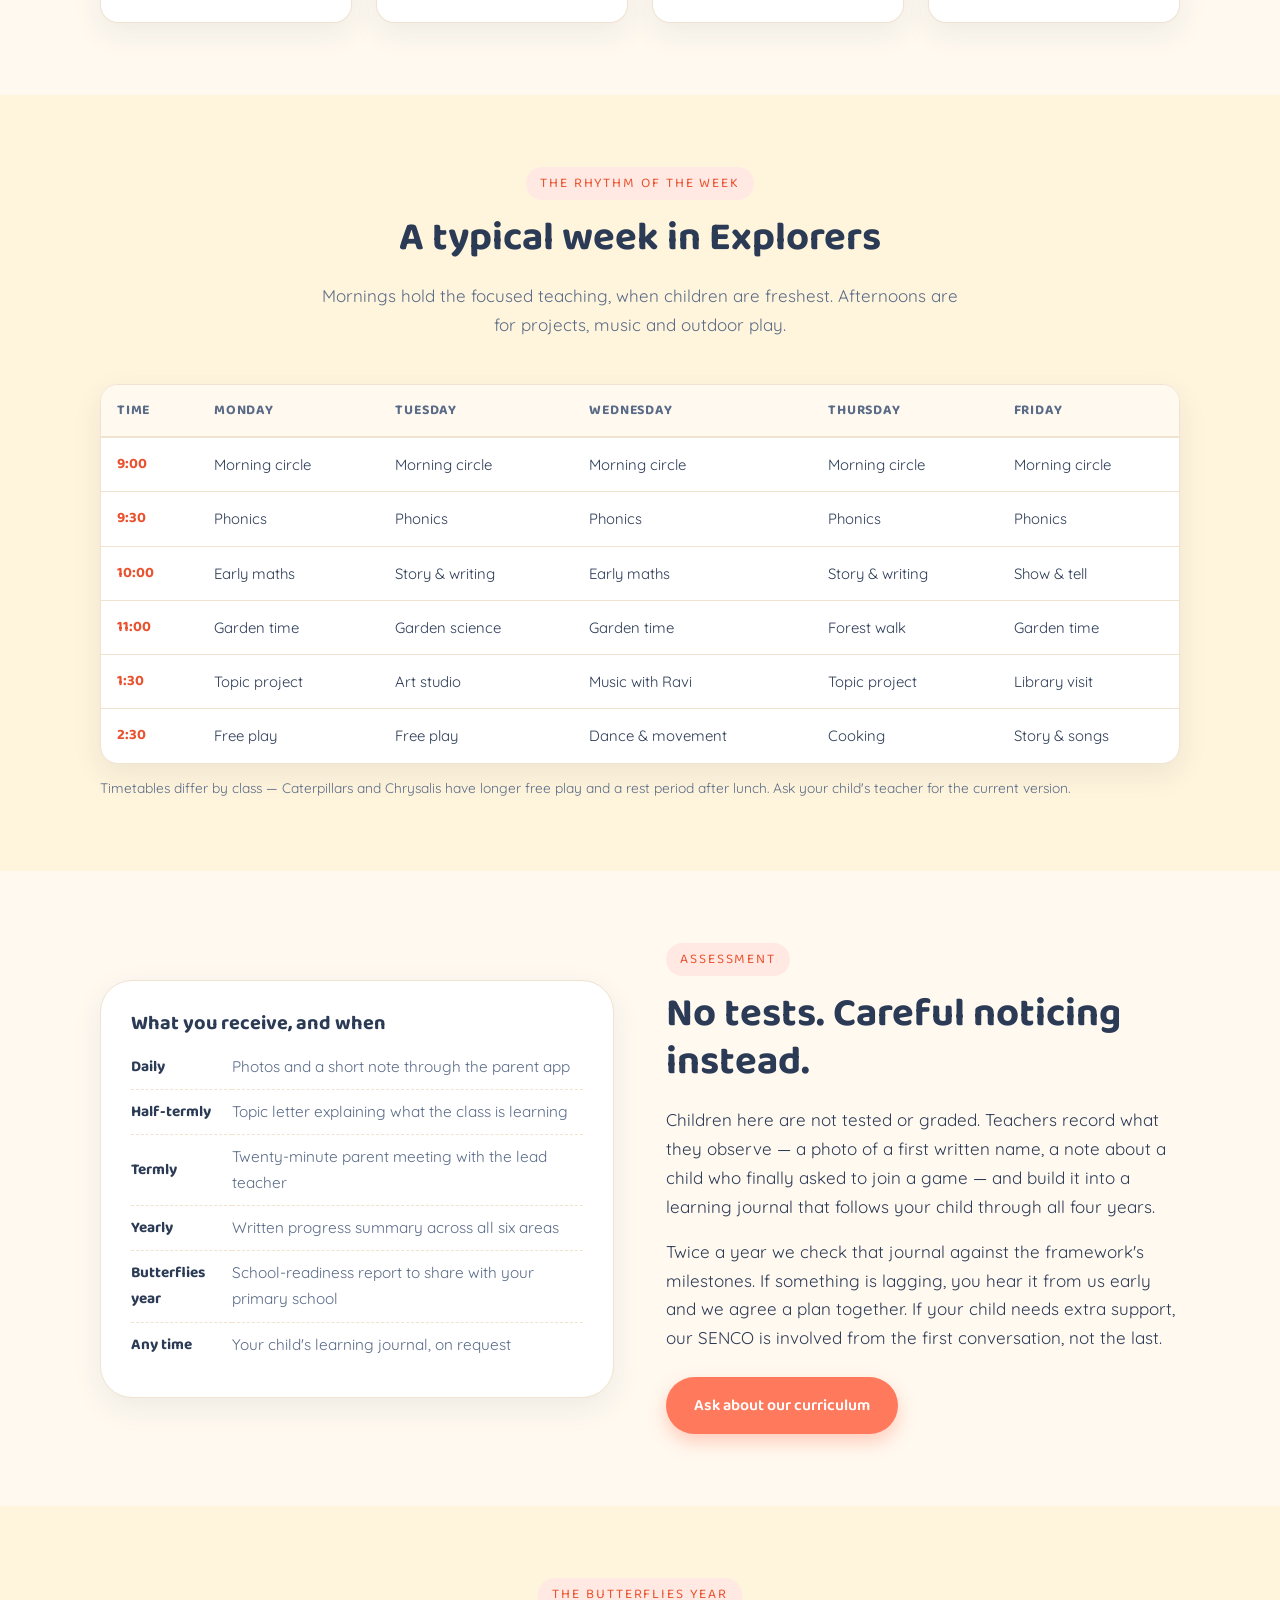
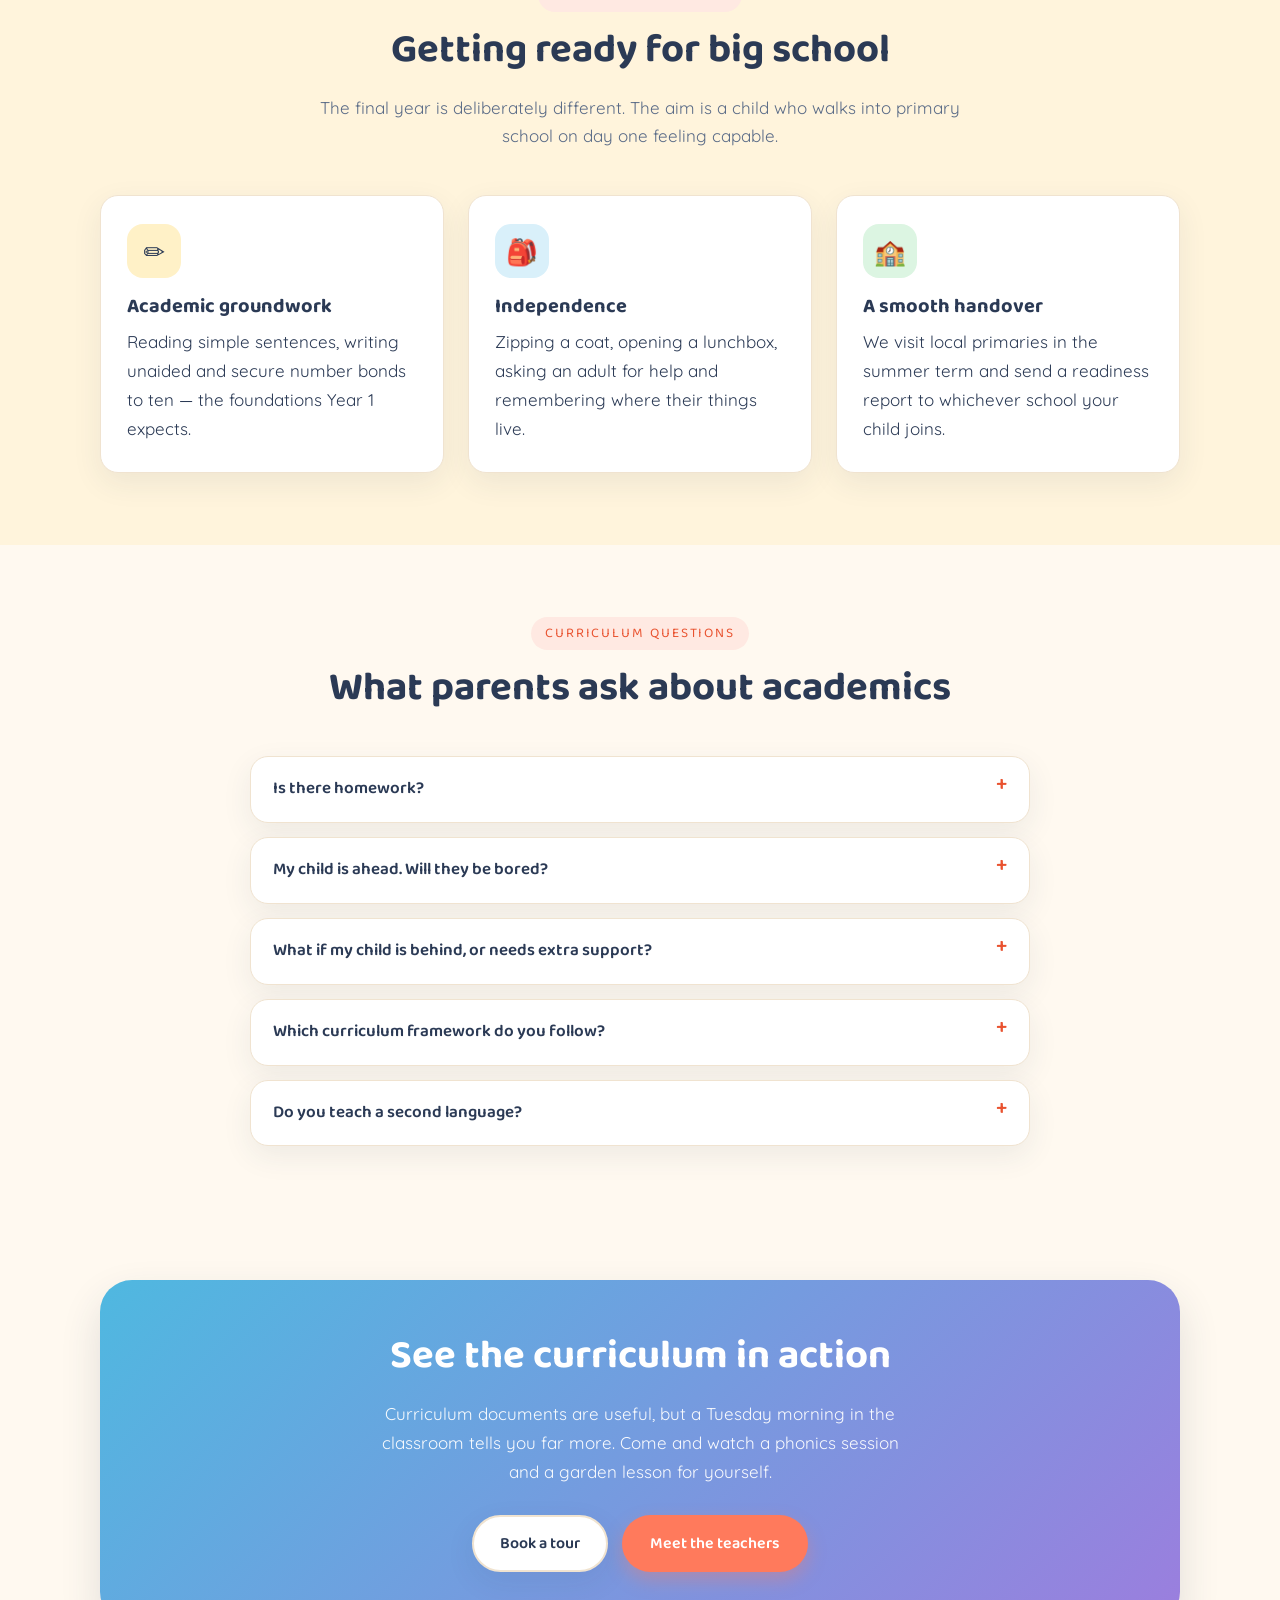
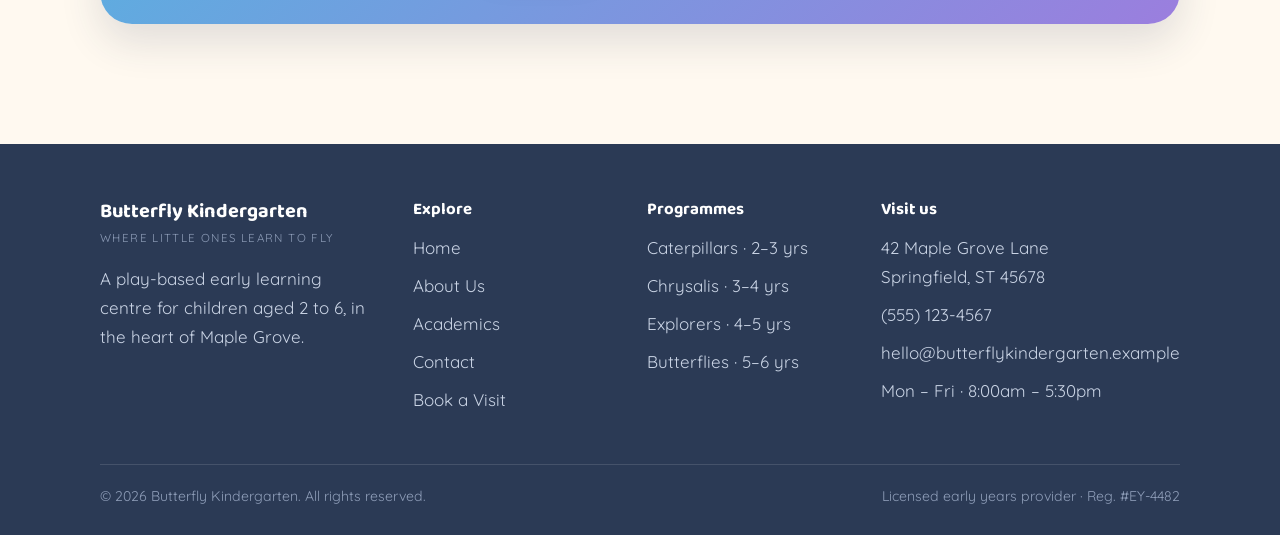
<file: academics.html>
<!DOCTYPE html>
<html lang="en">
<head>
<meta charset="utf-8">
<meta name="viewport" content="width=device-width, initial-scale=1">
<title>Academics &amp; Curriculum — Butterfly Kindergarten</title>
<meta name="description" content="Our play-based curriculum for ages 2 to 6: six learning areas, year-by-year goals, the weekly timetable, and how we track and share each child's progress.">
<link rel="icon" href="icons/favicon-32.png" sizes="32x32">
<link rel="icon" href="data:image/svg+xml,<svg xmlns='http://www.w3.org/2000/svg' viewBox='0 0 100 100'><text y='.9em' font-size='90'>&#129419;</text></svg>">
<link rel="manifest" href="manifest.webmanifest">
<meta name="theme-color" content="#ffc93c">
<meta name="mobile-web-app-capable" content="yes">
<meta name="apple-mobile-web-app-capable" content="yes">
<meta name="apple-mobile-web-app-status-bar-style" content="default">
<meta name="apple-mobile-web-app-title" content="Butterfly">
<link rel="apple-touch-icon" href="icons/apple-touch-icon.png">
<link rel="preconnect" href="https://fonts.googleapis.com">
<link rel="preconnect" href="https://fonts.gstatic.com" crossorigin>
<link href="https://fonts.googleapis.com/css2?family=Baloo+2:wght@500;600;700&family=Quicksand:wght@400;500;600;700&display=swap" rel="stylesheet">
<link rel="stylesheet" href="css/styles.css">
</head>
<body>
<a class="skip-link" href="#main">Skip to content</a>

<header class="site-header">
  <div class="wrap">
    <a class="brand" href="index.html">
      <svg class="brand__mark" viewBox="0 0 64 64" role="img" aria-hidden="true">
        <ellipse cx="20" cy="22" rx="16" ry="13" fill="#ff7a5c" transform="rotate(-20 20 22)"/>
        <ellipse cx="44" cy="22" rx="16" ry="13" fill="#ffc93c" transform="rotate(20 44 22)"/>
        <ellipse cx="22" cy="43" rx="12" ry="10" fill="#4fb8e0" transform="rotate(20 22 43)"/>
        <ellipse cx="42" cy="43" rx="12" ry="10" fill="#5fc47b" transform="rotate(-20 42 43)"/>
        <rect x="30" y="14" width="4" height="38" rx="2" fill="#2b3a55"/>
        <circle cx="32" cy="13" r="4" fill="#2b3a55"/>
        <path d="M32 11 L26 4 M32 11 L38 4" stroke="#2b3a55" stroke-width="2.5" stroke-linecap="round" fill="none"/>
      </svg>
      <span>
        <span class="brand__name">Butterfly</span>
        <span class="brand__tag">Kindergarten</span>
      </span>
    </a>

    <button class="nav-toggle" type="button" aria-expanded="false" aria-controls="primary-nav" aria-label="Toggle menu">
      <span></span><span></span><span></span>
    </button>

    <nav class="site-nav" id="primary-nav" aria-label="Main">
      <ul>
        <li><a href="index.html">Home</a></li>
        <li><a href="about.html">About Us</a></li>
        <li><a href="academics.html" aria-current="page">Academics</a></li>
        <li><a href="contact.html">Contact</a></li>
        <li class="nav-cta"><a href="contact.html#enquiry">Book a Visit</a></li>
      </ul>
    </nav>
  </div>
</header>

<main id="main">

  <!-- Page hero -->
  <section class="hero">
    <div class="wrap" style="grid-template-columns:1fr; text-align:center; padding-block:58px;">
      <div>
        <span class="eyebrow">Academics</span>
        <h1>A curriculum built for how children actually learn</h1>
        <p class="hero__lead" style="margin-inline:auto;">
          Children this age learn by doing, asking and repeating — not by sitting still.
          Our programme is play-based and deliberately planned, so that every game in the
          garden and every story on the carpet is doing real academic work underneath.
        </p>
      </div>
    </div>
  </section>

  <!-- Approach -->
  <section class="section">
    <div class="wrap split">
      <div>
        <span class="eyebrow">Our approach</span>
        <h2>Planned play, not free-for-all</h2>
        <p>
          We follow the Early Years Foundation framework, adapted around the children
          actually in the room each year. Teachers plan in half-term blocks around a
          theme — Weather, Journeys, Minibeasts — and then set up the room so that
          children meet the learning through choice rather than instruction.
        </p>
        <p>
          A child building a bridge in the block corner is testing balance, counting
          supports and negotiating with a friend. Our job is to notice that moment,
          name it, and stretch it with the right question.
        </p>
        <ul class="checklist">
          <li><strong>Small group teaching.</strong> Focused work happens in groups of six or fewer.</li>
          <li><strong>Phonics from age four.</strong> Daily fifteen-minute sessions, synthetic phonics.</li>
          <li><strong>Maths through objects.</strong> Counters, water and cooking before worksheets.</li>
          <li><strong>Two outdoor sessions daily.</strong> The garden is a classroom, not a break.</li>
          <li><strong>Home languages welcomed.</strong> We label the room in every language our families speak.</li>
        </ul>
      </div>

      <div class="panel">
        <h3>How a topic is planned</h3>
        <ol class="timeline">
          <li><time>Step 1 · Observe</time><p>Teachers note what the children are drawn to — puddles, dinosaurs, the bin lorry.</p></li>
          <li><time>Step 2 · Choose a theme</time><p>The team picks a half-term theme that fits those interests.</p></li>
          <li><time>Step 3 · Map the learning</time><p>Each of the six learning areas is given a clear goal within the theme.</p></li>
          <li><time>Step 4 · Set the room</time><p>Corners, books and outdoor kit are changed to invite that learning.</p></li>
          <li><time>Step 5 · Notice &amp; record</time><p>Observations and photos go into each child's learning journal.</p></li>
          <li><time>Step 6 · Review with you</time><p>We share progress and agree next steps at the termly parent meeting.</p></li>
        </ol>
      </div>
    </div>
  </section>

  <!-- Learning areas -->
  <section class="section" style="background:#fff4dc;">
    <div class="wrap">
      <div class="section-head">
        <span class="eyebrow">What we teach</span>
        <h2>Six learning areas</h2>
        <p>Every half-term theme touches all six. None of them is taught at a desk.</p>
      </div>

      <div class="grid grid--3">
        <article class="card">
          <div class="card__icon bg-coral" aria-hidden="true">📖</div>
          <h3>Language &amp; literacy</h3>
          <p>Talking, listening and storytelling first; then letters, sounds and early writing. Daily story time and a book to take home each Friday.</p>
        </article>

        <article class="card">
          <div class="card__icon bg-sun" aria-hidden="true">🔢</div>
          <h3>Early mathematics</h3>
          <p>Counting, sorting, pattern, shape and measure — learned through cooking, building, water play and games long before pencil and paper.</p>
        </article>

        <article class="card">
          <div class="card__icon bg-leaf" aria-hidden="true">🔬</div>
          <h3>The world around us</h3>
          <p>Garden science, weather watching, growing vegetables and looking after the compost heap. Questions are more welcome than answers.</p>
        </article>

        <article class="card">
          <div class="card__icon bg-grape" aria-hidden="true">🎭</div>
          <h3>Expressive arts</h3>
          <p>Painting, clay, junk modelling, music, dance and dressing up. Process matters more than what comes home in the bag.</p>
        </article>

        <article class="card">
          <div class="card__icon bg-sky" aria-hidden="true">🤸</div>
          <h3>Physical development</h3>
          <p>Climbing, balancing and ball skills outdoors; threading, cutting and drawing indoors to build the hands that will later write.</p>
        </article>

        <article class="card">
          <div class="card__icon bg-coral" aria-hidden="true">💬</div>
          <h3>Personal &amp; social</h3>
          <p>Sharing, turn-taking, naming feelings and solving arguments with words. The area that matters most at this age.</p>
        </article>
      </div>
    </div>
  </section>

  <!-- Curriculum by age -->
  <section class="section">
    <div class="wrap">
      <div class="section-head">
        <span class="eyebrow">Year by year</span>
        <h2>What your child works towards</h2>
        <p>Goals build gently across four years. Children move at their own pace — these are signposts, not deadlines.</p>
      </div>

      <div class="grid grid--4">
        <article class="stage stage--coral">
          <h3>Caterpillars</h3>
          <span class="stage__age">Ages 2 – 3</span>
          <ul class="goal-list">
            <li>Settle happily without a parent</li>
            <li>Join in songs and rhymes</li>
            <li>Speak in short sentences</li>
            <li>Count and sort by colour</li>
            <li>Hold a crayon and make marks</li>
            <li>Play alongside other children</li>
          </ul>
        </article>

        <article class="stage">
          <h3>Chrysalis</h3>
          <span class="stage__age">Ages 3 – 4</span>
          <ul class="goal-list">
            <li>Retell a favourite story</li>
            <li>Hear the first sound in a word</li>
            <li>Count reliably to ten</li>
            <li>Name shapes and patterns</li>
            <li>Draw with intent and explain it</li>
            <li>Take turns and share with help</li>
          </ul>
        </article>

        <article class="stage stage--sky">
          <h3>Explorers</h3>
          <span class="stage__age">Ages 4 – 5</span>
          <ul class="goal-list">
            <li>Blend sounds to read simple words</li>
            <li>Write their own name</li>
            <li>Add and take away within ten</li>
            <li>Ask questions and predict outcomes</li>
            <li>Work in a small group on a project</li>
            <li>Solve small disagreements with words</li>
          </ul>
        </article>

        <article class="stage stage--leaf">
          <h3>Butterflies</h3>
          <span class="stage__age">Ages 5 – 6</span>
          <ul class="goal-list">
            <li>Read simple sentences aloud</li>
            <li>Write a short sentence unaided</li>
            <li>Number bonds and early place value</li>
            <li>Measure, weigh and record findings</li>
            <li>Listen and concentrate for 20 minutes</li>
            <li>Manage coat, shoes and lunch alone</li>
          </ul>
        </article>
      </div>
    </div>
  </section>

  <!-- Weekly timetable -->
  <section class="section" style="background:#fff4dc;">
    <div class="wrap">
      <div class="section-head">
        <span class="eyebrow">The rhythm of the week</span>
        <h2>A typical week in Explorers</h2>
        <p>Mornings hold the focused teaching, when children are freshest. Afternoons are for projects, music and outdoor play.</p>
      </div>

      <div class="table-card">
        <table class="data-table">
          <caption class="visually-hidden">Weekly timetable for the Explorers class</caption>
          <thead>
            <tr>
              <th scope="col">Time</th>
              <th scope="col">Monday</th>
              <th scope="col">Tuesday</th>
              <th scope="col">Wednesday</th>
              <th scope="col">Thursday</th>
              <th scope="col">Friday</th>
            </tr>
          </thead>
          <tbody>
            <tr>
              <th scope="row">9:00</th>
              <td>Morning circle</td>
              <td>Morning circle</td>
              <td>Morning circle</td>
              <td>Morning circle</td>
              <td>Morning circle</td>
            </tr>
            <tr>
              <th scope="row">9:30</th>
              <td>Phonics</td>
              <td>Phonics</td>
              <td>Phonics</td>
              <td>Phonics</td>
              <td>Phonics</td>
            </tr>
            <tr>
              <th scope="row">10:00</th>
              <td>Early maths</td>
              <td>Story &amp; writing</td>
              <td>Early maths</td>
              <td>Story &amp; writing</td>
              <td>Show &amp; tell</td>
            </tr>
            <tr>
              <th scope="row">11:00</th>
              <td>Garden time</td>
              <td>Garden science</td>
              <td>Garden time</td>
              <td>Forest walk</td>
              <td>Garden time</td>
            </tr>
            <tr>
              <th scope="row">1:30</th>
              <td>Topic project</td>
              <td>Art studio</td>
              <td>Music with Ravi</td>
              <td>Topic project</td>
              <td>Library visit</td>
            </tr>
            <tr>
              <th scope="row">2:30</th>
              <td>Free play</td>
              <td>Free play</td>
              <td>Dance &amp; movement</td>
              <td>Cooking</td>
              <td>Story &amp; songs</td>
            </tr>
          </tbody>
        </table>
      </div>
      <p class="table-note">Timetables differ by class — Caterpillars and Chrysalis have longer free play and a rest period after lunch. Ask your child's teacher for the current version.</p>
    </div>
  </section>

  <!-- Assessment -->
  <section class="section">
    <div class="wrap split">
      <div class="panel">
        <h3>What you receive, and when</h3>
        <table class="hours-table">
          <tbody>
            <tr><th scope="row">Daily</th><td>Photos and a short note through the parent app</td></tr>
            <tr><th scope="row">Half-termly</th><td>Topic letter explaining what the class is learning</td></tr>
            <tr><th scope="row">Termly</th><td>Twenty-minute parent meeting with the lead teacher</td></tr>
            <tr><th scope="row">Yearly</th><td>Written progress summary across all six areas</td></tr>
            <tr><th scope="row">Butterflies year</th><td>School-readiness report to share with your primary school</td></tr>
            <tr><th scope="row">Any time</th><td>Your child's learning journal, on request</td></tr>
          </tbody>
        </table>
      </div>

      <div>
        <span class="eyebrow">Assessment</span>
        <h2>No tests. Careful noticing instead.</h2>
        <p>
          Children here are not tested or graded. Teachers record what they observe —
          a photo of a first written name, a note about a child who finally asked to
          join a game — and build it into a learning journal that follows your child
          through all four years.
        </p>
        <p>
          Twice a year we check that journal against the framework's milestones. If
          something is lagging, you hear it from us early and we agree a plan
          together. If your child needs extra support, our SENCO is involved from the
          first conversation, not the last.
        </p>
        <a class="btn btn--primary" href="contact.html#enquiry" style="margin-top:8px;">Ask about our curriculum</a>
      </div>
    </div>
  </section>

  <!-- School readiness -->
  <section class="section" style="background:#fff4dc;">
    <div class="wrap">
      <div class="section-head">
        <span class="eyebrow">The Butterflies year</span>
        <h2>Getting ready for big school</h2>
        <p>The final year is deliberately different. The aim is a child who walks into primary school on day one feeling capable.</p>
      </div>

      <div class="grid grid--3">
        <article class="card">
          <div class="card__icon bg-sun" aria-hidden="true">✏️</div>
          <h3>Academic groundwork</h3>
          <p>Reading simple sentences, writing unaided and secure number bonds to ten — the foundations Year 1 expects.</p>
        </article>
        <article class="card">
          <div class="card__icon bg-sky" aria-hidden="true">🎒</div>
          <h3>Independence</h3>
          <p>Zipping a coat, opening a lunchbox, asking an adult for help and remembering where their things live.</p>
        </article>
        <article class="card">
          <div class="card__icon bg-leaf" aria-hidden="true">🏫</div>
          <h3>A smooth handover</h3>
          <p>We visit local primaries in the summer term and send a readiness report to whichever school your child joins.</p>
        </article>
      </div>
    </div>
  </section>

  <!-- Curriculum FAQ -->
  <section class="section">
    <div class="wrap" style="max-width:820px;">
      <div class="section-head">
        <span class="eyebrow">Curriculum questions</span>
        <h2>What parents ask about academics</h2>
      </div>

      <details>
        <summary>Is there homework?</summary>
        <p>Nothing compulsory. Butterflies take home a reading book each Friday and we suggest ten minutes of shared reading — but at this age, talking and playing together does more good than any worksheet.</p>
      </details>
      <details>
        <summary>My child is ahead. Will they be bored?</summary>
        <p>Teaching happens in small groups set by readiness rather than age, so a child who is ahead in phonics works with the group that suits them. Teachers stretch within an activity rather than moving children up a class.</p>
      </details>
      <details>
        <summary>What if my child is behind, or needs extra support?</summary>
        <p>We flag concerns early and openly. Our SENCO can put a support plan in place within the setting, and we help you access speech, language or occupational therapy referrals where they are needed.</p>
      </details>
      <details>
        <summary>Which curriculum framework do you follow?</summary>
        <p>The Early Years Foundation framework, covering the six learning areas above. We are inspected against it annually and our most recent report is available at the office.</p>
      </details>
      <details>
        <summary>Do you teach a second language?</summary>
        <p>Not formally. We sing and count in the languages our families speak at home, and label the room accordingly, but our focus at this age is depth in the language your child is learning to read in.</p>
      </details>
    </div>
  </section>

  <!-- CTA -->
  <section class="section section--tight">
    <div class="wrap">
      <div class="band">
        <h2>See the curriculum in action</h2>
        <p>Curriculum documents are useful, but a Tuesday morning in the classroom tells you far more. Come and watch a phonics session and a garden lesson for yourself.</p>
        <div class="hero__actions" style="justify-content:center;">
          <a class="btn btn--ghost" href="contact.html#enquiry">Book a tour</a>
          <a class="btn btn--primary" href="about.html">Meet the teachers</a>
        </div>
      </div>
    </div>
  </section>

</main>

<footer class="site-footer">
  <div class="wrap">
    <div class="footer-grid">
      <div>
        <span class="brand__name">Butterfly Kindergarten</span>
        <span class="brand__tag">Where little ones learn to fly</span>
        <p style="margin-top:14px;">A play-based early learning centre for children aged 2 to 6, in the heart of Maple Grove.</p>
      </div>
      <div>
        <h4>Explore</h4>
        <ul>
          <li><a href="index.html">Home</a></li>
          <li><a href="about.html">About Us</a></li>
          <li><a href="academics.html">Academics</a></li>
          <li><a href="contact.html">Contact</a></li>
          <li><a href="contact.html#enquiry">Book a Visit</a></li>
        </ul>
      </div>
      <div>
        <h4>Programmes</h4>
        <ul>
          <li><a href="academics.html">Caterpillars · 2–3 yrs</a></li>
          <li><a href="academics.html">Chrysalis · 3–4 yrs</a></li>
          <li><a href="academics.html">Explorers · 4–5 yrs</a></li>
          <li><a href="academics.html">Butterflies · 5–6 yrs</a></li>
        </ul>
      </div>
      <div>
        <h4>Visit us</h4>
        <ul>
          <li>42 Maple Grove Lane<br>Springfield, ST 45678</li>
          <li><a href="tel:+15551234567">(555) 123-4567</a></li>
          <li><a href="mailto:hello@butterflykindergarten.example">hello@butterflykindergarten.example</a></li>
          <li>Mon – Fri · 8:00am – 5:30pm</li>
        </ul>
      </div>
    </div>
    <div class="footer-bottom">
      <span>&copy; <span data-year>2026</span> Butterfly Kindergarten. All rights reserved.</span>
      <span>Licensed early years provider · Reg. #EY-4482</span>
    </div>
  </div>
</footer>

<script src="js/main.js"></script>
</body>
</html>
</file>
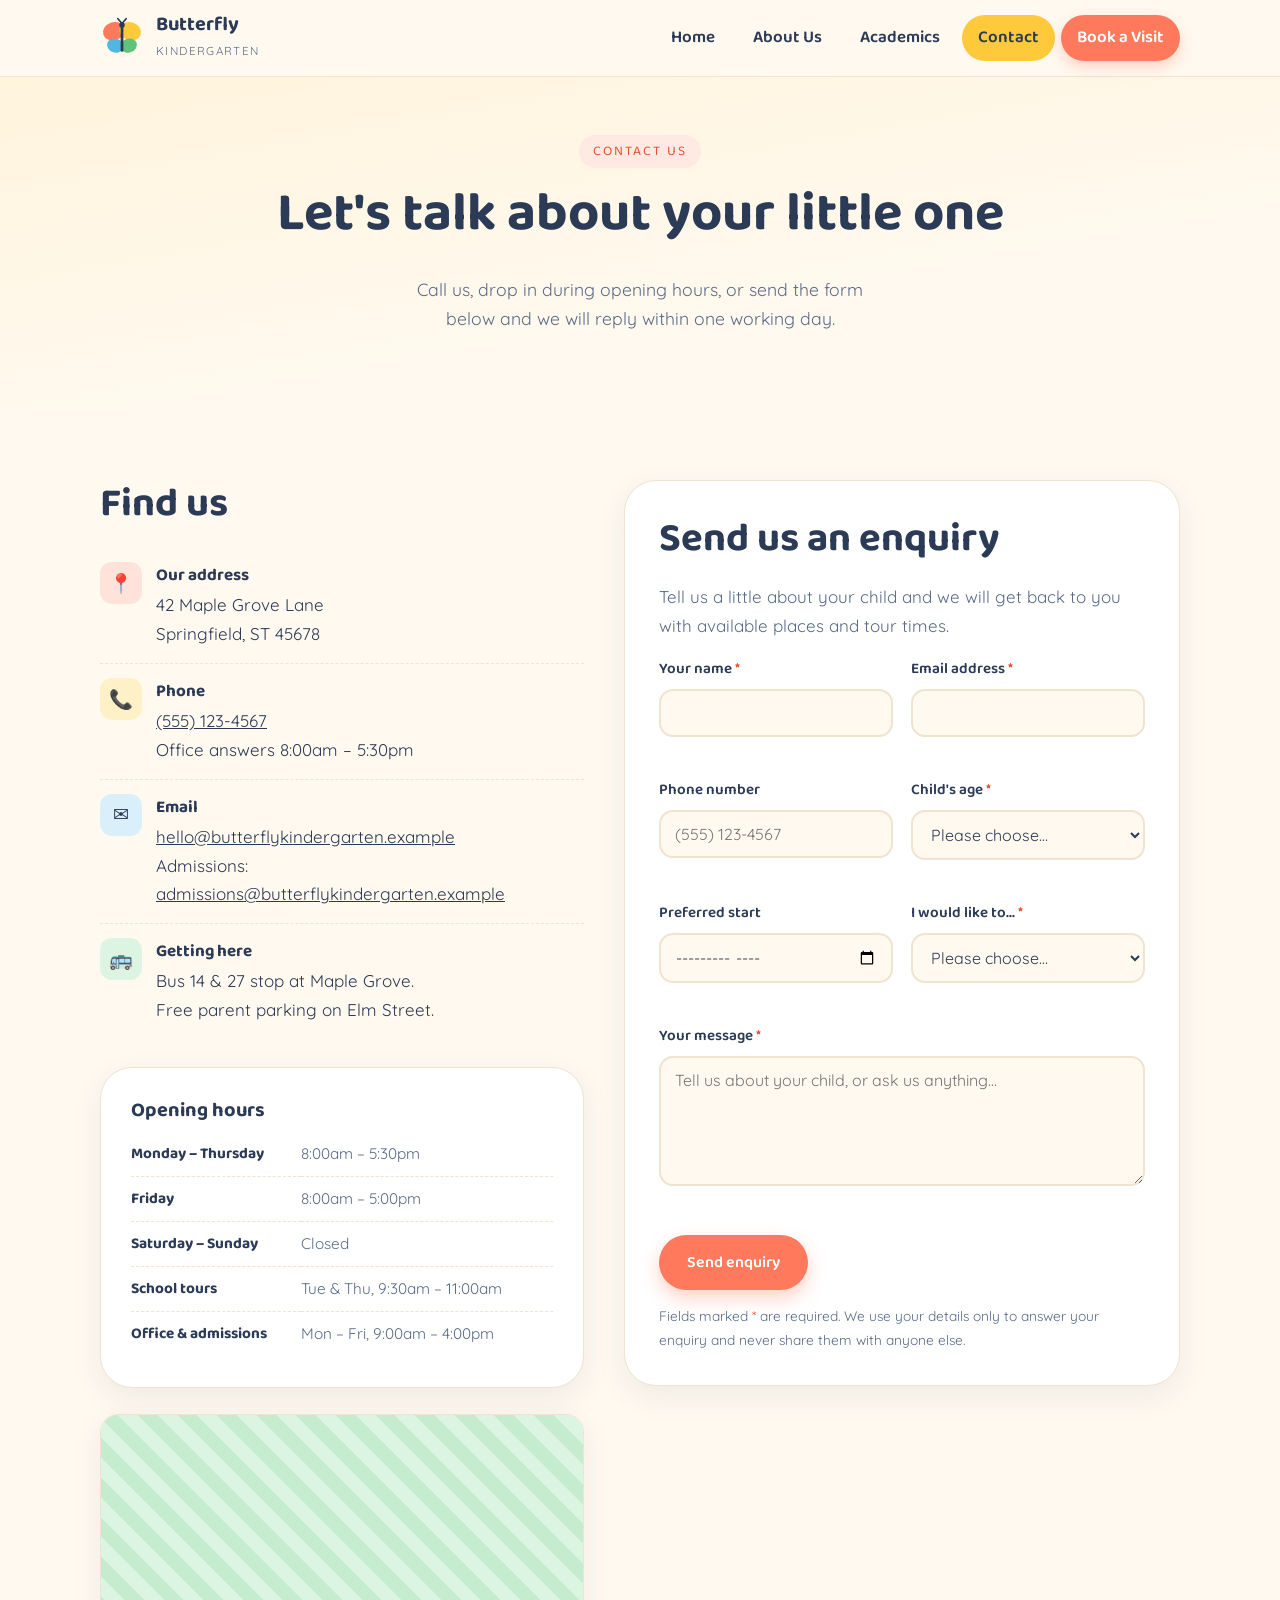
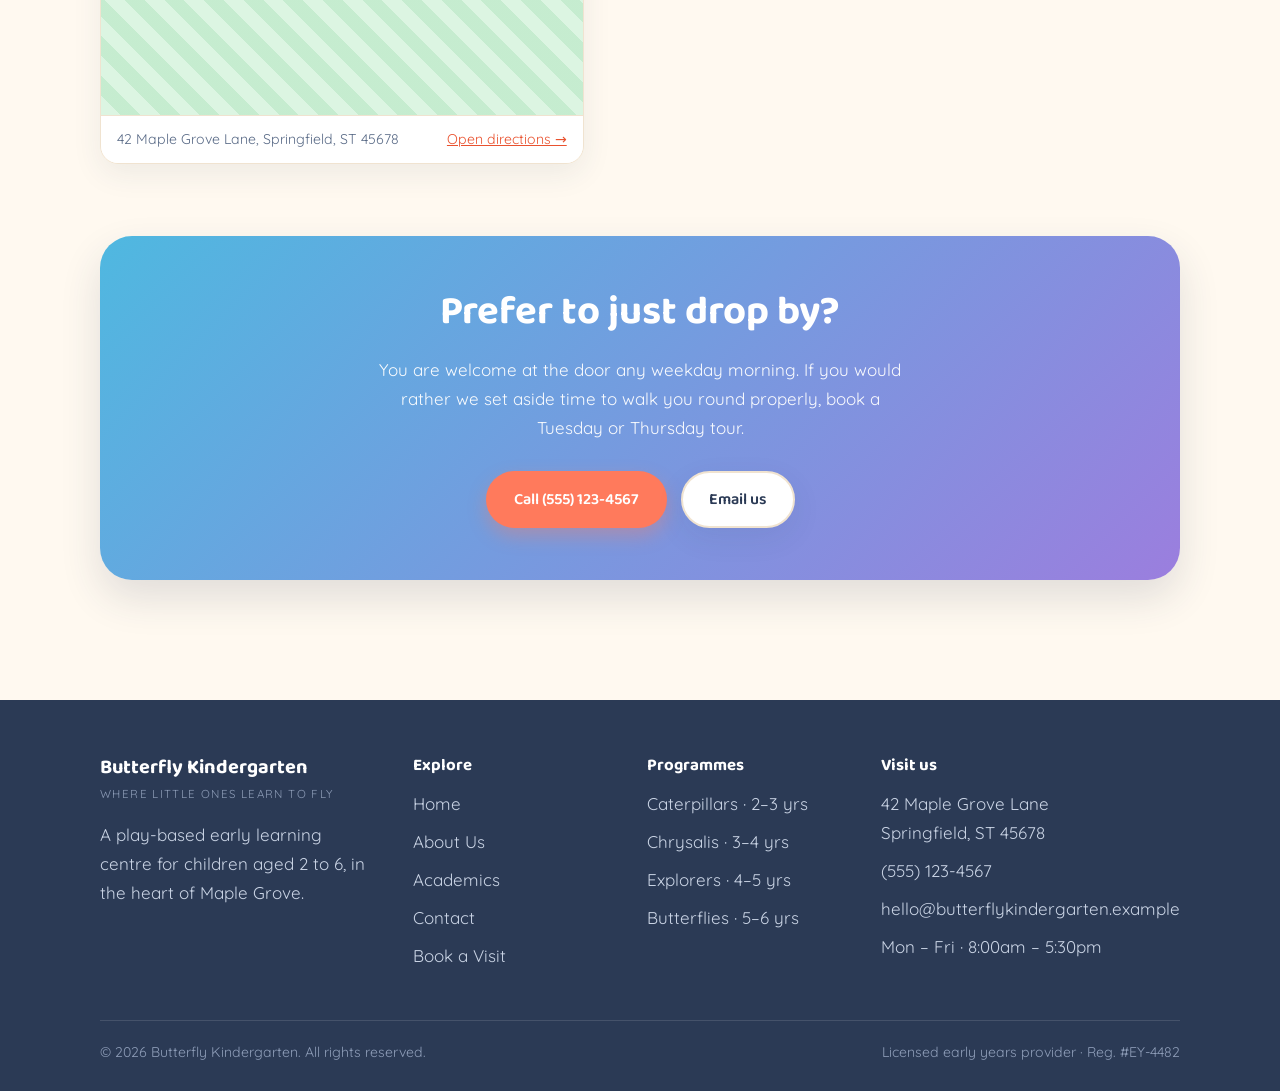
<file: contact.html>
<!DOCTYPE html>
<html lang="en">
<head>
<meta charset="utf-8">
<meta name="viewport" content="width=device-width, initial-scale=1">
<title>Contact &amp; Visit Us — Butterfly Kindergarten</title>
<meta name="description" content="Call, email or visit Butterfly Kindergarten in Maple Grove, or send an enquiry to book a school tour.">
<link rel="icon" href="icons/favicon-32.png" sizes="32x32">
<link rel="icon" href="data:image/svg+xml,<svg xmlns='http://www.w3.org/2000/svg' viewBox='0 0 100 100'><text y='.9em' font-size='90'>&#129419;</text></svg>">
<link rel="manifest" href="manifest.webmanifest">
<meta name="theme-color" content="#ffc93c">
<meta name="mobile-web-app-capable" content="yes">
<meta name="apple-mobile-web-app-capable" content="yes">
<meta name="apple-mobile-web-app-status-bar-style" content="default">
<meta name="apple-mobile-web-app-title" content="Butterfly">
<link rel="apple-touch-icon" href="icons/apple-touch-icon.png">
<link rel="preconnect" href="https://fonts.googleapis.com">
<link rel="preconnect" href="https://fonts.gstatic.com" crossorigin>
<link href="https://fonts.googleapis.com/css2?family=Baloo+2:wght@500;600;700&family=Quicksand:wght@400;500;600;700&display=swap" rel="stylesheet">
<link rel="stylesheet" href="css/styles.css">
</head>
<body>
<a class="skip-link" href="#main">Skip to content</a>

<header class="site-header">
  <div class="wrap">
    <a class="brand" href="index.html">
      <svg class="brand__mark" viewBox="0 0 64 64" role="img" aria-hidden="true">
        <ellipse cx="20" cy="22" rx="16" ry="13" fill="#ff7a5c" transform="rotate(-20 20 22)"/>
        <ellipse cx="44" cy="22" rx="16" ry="13" fill="#ffc93c" transform="rotate(20 44 22)"/>
        <ellipse cx="22" cy="43" rx="12" ry="10" fill="#4fb8e0" transform="rotate(20 22 43)"/>
        <ellipse cx="42" cy="43" rx="12" ry="10" fill="#5fc47b" transform="rotate(-20 42 43)"/>
        <rect x="30" y="14" width="4" height="38" rx="2" fill="#2b3a55"/>
        <circle cx="32" cy="13" r="4" fill="#2b3a55"/>
        <path d="M32 11 L26 4 M32 11 L38 4" stroke="#2b3a55" stroke-width="2.5" stroke-linecap="round" fill="none"/>
      </svg>
      <span>
        <span class="brand__name">Butterfly</span>
        <span class="brand__tag">Kindergarten</span>
      </span>
    </a>

    <button class="nav-toggle" type="button" aria-expanded="false" aria-controls="primary-nav" aria-label="Toggle menu">
      <span></span><span></span><span></span>
    </button>

    <nav class="site-nav" id="primary-nav" aria-label="Main">
      <ul>
        <li><a href="index.html">Home</a></li>
        <li><a href="about.html">About Us</a></li>
        <li><a href="academics.html">Academics</a></li>
        <li><a href="contact.html" aria-current="page">Contact</a></li>
        <li class="nav-cta"><a href="contact.html#enquiry">Book a Visit</a></li>
      </ul>
    </nav>
  </div>
</header>

<main id="main">

  <section class="hero">
    <div class="wrap" style="grid-template-columns:1fr; text-align:center; padding-block:58px;">
      <div>
        <span class="eyebrow">Contact us</span>
        <h1>Let's talk about your little one</h1>
        <p class="hero__lead" style="margin-inline:auto;">
          Call us, drop in during opening hours, or send the form below and we will
          reply within one working day.
        </p>
      </div>
    </div>
  </section>

  <section class="section" id="enquiry">
    <div class="wrap contact-grid">

      <!-- Details column -->
      <div>
        <h2>Find us</h2>
        <ul class="info-list">
          <li>
            <span class="ico bg-coral" aria-hidden="true">📍</span>
            <span>
              <strong>Our address</strong>
              42 Maple Grove Lane<br>Springfield, ST 45678
            </span>
          </li>
          <li>
            <span class="ico bg-sun" aria-hidden="true">📞</span>
            <span>
              <strong>Phone</strong>
              <a href="tel:+15551234567">(555) 123-4567</a><br>
              Office answers 8:00am – 5:30pm
            </span>
          </li>
          <li>
            <span class="ico bg-sky" aria-hidden="true">✉️</span>
            <span>
              <strong>Email</strong>
              <a href="mailto:hello@butterflykindergarten.example">hello@butterflykindergarten.example</a><br>
              Admissions: <a href="mailto:admissions@butterflykindergarten.example">admissions@butterflykindergarten.example</a>
            </span>
          </li>
          <li>
            <span class="ico bg-leaf" aria-hidden="true">🚌</span>
            <span>
              <strong>Getting here</strong>
              Bus 14 &amp; 27 stop at Maple Grove.<br>
              Free parent parking on Elm Street.
            </span>
          </li>
        </ul>

        <div class="panel">
          <h3>Opening hours</h3>
          <table class="hours-table">
            <tbody>
              <tr><th scope="row">Monday – Thursday</th><td>8:00am – 5:30pm</td></tr>
              <tr><th scope="row">Friday</th><td>8:00am – 5:00pm</td></tr>
              <tr><th scope="row">Saturday – Sunday</th><td>Closed</td></tr>
              <tr><th scope="row">School tours</th><td>Tue &amp; Thu, 9:30am – 11:00am</td></tr>
              <tr><th scope="row">Office &amp; admissions</th><td>Mon – Fri, 9:00am – 4:00pm</td></tr>
            </tbody>
          </table>
        </div>

        <div class="map-embed">
          <iframe
            title="Map showing Butterfly Kindergarten on Maple Grove Lane"
            src="https://www.openstreetmap.org/export/embed.html?bbox=-0.13%2C51.50%2C-0.10%2C51.52&amp;layer=mapnik"
            loading="lazy"
            referrerpolicy="no-referrer-when-downgrade"></iframe>
          <p class="map-caption">
            <span>42 Maple Grove Lane, Springfield, ST 45678</span>
            <a href="https://www.openstreetmap.org/search?query=Maple%20Grove%20Lane" target="_blank" rel="noopener">Open directions &rarr;</a>
          </p>
        </div>
      </div>

      <!-- Form column -->
      <div>
        <div class="form-card">
          <h2>Send us an enquiry</h2>
          <p style="color:var(--ink-soft);">Tell us a little about your child and we will get back to you with available places and tour times.</p>

          <p class="form-status" id="formStatus" role="status" aria-live="polite"></p>

          <form id="enquiryForm" novalidate>
            <div class="field-row">
              <div class="field">
                <label for="parentName">Your name <span class="req" aria-hidden="true">*</span></label>
                <input type="text" id="parentName" name="parentName" autocomplete="name" required>
                <span class="error-msg" data-error-for="parentName"></span>
              </div>
              <div class="field">
                <label for="email">Email address <span class="req" aria-hidden="true">*</span></label>
                <input type="email" id="email" name="email" autocomplete="email" required>
                <span class="error-msg" data-error-for="email"></span>
              </div>
            </div>

            <div class="field-row">
              <div class="field">
                <label for="phone">Phone number</label>
                <input type="tel" id="phone" name="phone" autocomplete="tel" placeholder="(555) 123-4567">
                <span class="error-msg" data-error-for="phone"></span>
              </div>
              <div class="field">
                <label for="childAge">Child's age <span class="req" aria-hidden="true">*</span></label>
                <select id="childAge" name="childAge" required>
                  <option value="">Please choose…</option>
                  <option value="2-3">2 – 3 years (Caterpillars)</option>
                  <option value="3-4">3 – 4 years (Chrysalis)</option>
                  <option value="4-5">4 – 5 years (Explorers)</option>
                  <option value="5-6">5 – 6 years (Butterflies)</option>
                  <option value="not-yet">Not yet 2 — planning ahead</option>
                </select>
                <span class="error-msg" data-error-for="childAge"></span>
              </div>
            </div>

            <div class="field-row">
              <div class="field">
                <label for="startDate">Preferred start</label>
                <input type="month" id="startDate" name="startDate">
                <span class="error-msg" data-error-for="startDate"></span>
              </div>
              <div class="field">
                <label for="enquiryType">I would like to… <span class="req" aria-hidden="true">*</span></label>
                <select id="enquiryType" name="enquiryType" required>
                  <option value="">Please choose…</option>
                  <option value="tour">Book a school tour</option>
                  <option value="places">Ask about available places</option>
                  <option value="fees">Ask about fees and funding</option>
                  <option value="other">Something else</option>
                </select>
                <span class="error-msg" data-error-for="enquiryType"></span>
              </div>
            </div>

            <div class="field">
              <label for="message">Your message <span class="req" aria-hidden="true">*</span></label>
              <textarea id="message" name="message" required placeholder="Tell us about your child, or ask us anything…"></textarea>
              <span class="error-msg" data-error-for="message"></span>
            </div>

            <button class="btn btn--primary" type="submit">Send enquiry</button>
            <p class="form-note">
              Fields marked <span class="req" aria-hidden="true">*</span> are required. We use your details only to answer
              your enquiry and never share them with anyone else.
            </p>
          </form>
        </div>
      </div>

    </div>
  </section>

  <section class="section section--tight" style="padding-top:0;">
    <div class="wrap">
      <div class="band">
        <h2>Prefer to just drop by?</h2>
        <p>You are welcome at the door any weekday morning. If you would rather we set aside time to walk you round properly, book a Tuesday or Thursday tour.</p>
        <div class="hero__actions" style="justify-content:center;">
          <a class="btn btn--primary" href="tel:+15551234567">Call (555) 123-4567</a>
          <a class="btn btn--ghost" href="mailto:hello@butterflykindergarten.example">Email us</a>
        </div>
      </div>
    </div>
  </section>

</main>

<footer class="site-footer">
  <div class="wrap">
    <div class="footer-grid">
      <div>
        <span class="brand__name">Butterfly Kindergarten</span>
        <span class="brand__tag">Where little ones learn to fly</span>
        <p style="margin-top:14px;">A play-based early learning centre for children aged 2 to 6, in the heart of Maple Grove.</p>
      </div>
      <div>
        <h4>Explore</h4>
        <ul>
          <li><a href="index.html">Home</a></li>
          <li><a href="about.html">About Us</a></li>
          <li><a href="academics.html">Academics</a></li>
          <li><a href="contact.html">Contact</a></li>
          <li><a href="contact.html#enquiry">Book a Visit</a></li>
        </ul>
      </div>
      <div>
        <h4>Programmes</h4>
        <ul>
          <li><a href="academics.html">Caterpillars · 2–3 yrs</a></li>
          <li><a href="academics.html">Chrysalis · 3–4 yrs</a></li>
          <li><a href="academics.html">Explorers · 4–5 yrs</a></li>
          <li><a href="academics.html">Butterflies · 5–6 yrs</a></li>
        </ul>
      </div>
      <div>
        <h4>Visit us</h4>
        <ul>
          <li>42 Maple Grove Lane<br>Springfield, ST 45678</li>
          <li><a href="tel:+15551234567">(555) 123-4567</a></li>
          <li><a href="mailto:hello@butterflykindergarten.example">hello@butterflykindergarten.example</a></li>
          <li>Mon – Fri · 8:00am – 5:30pm</li>
        </ul>
      </div>
    </div>
    <div class="footer-bottom">
      <span>&copy; <span data-year>2026</span> Butterfly Kindergarten. All rights reserved.</span>
      <span>Licensed early years provider · Reg. #EY-4482</span>
    </div>
  </div>
</footer>

<script src="js/main.js"></script>
</body>
</html>
</file>
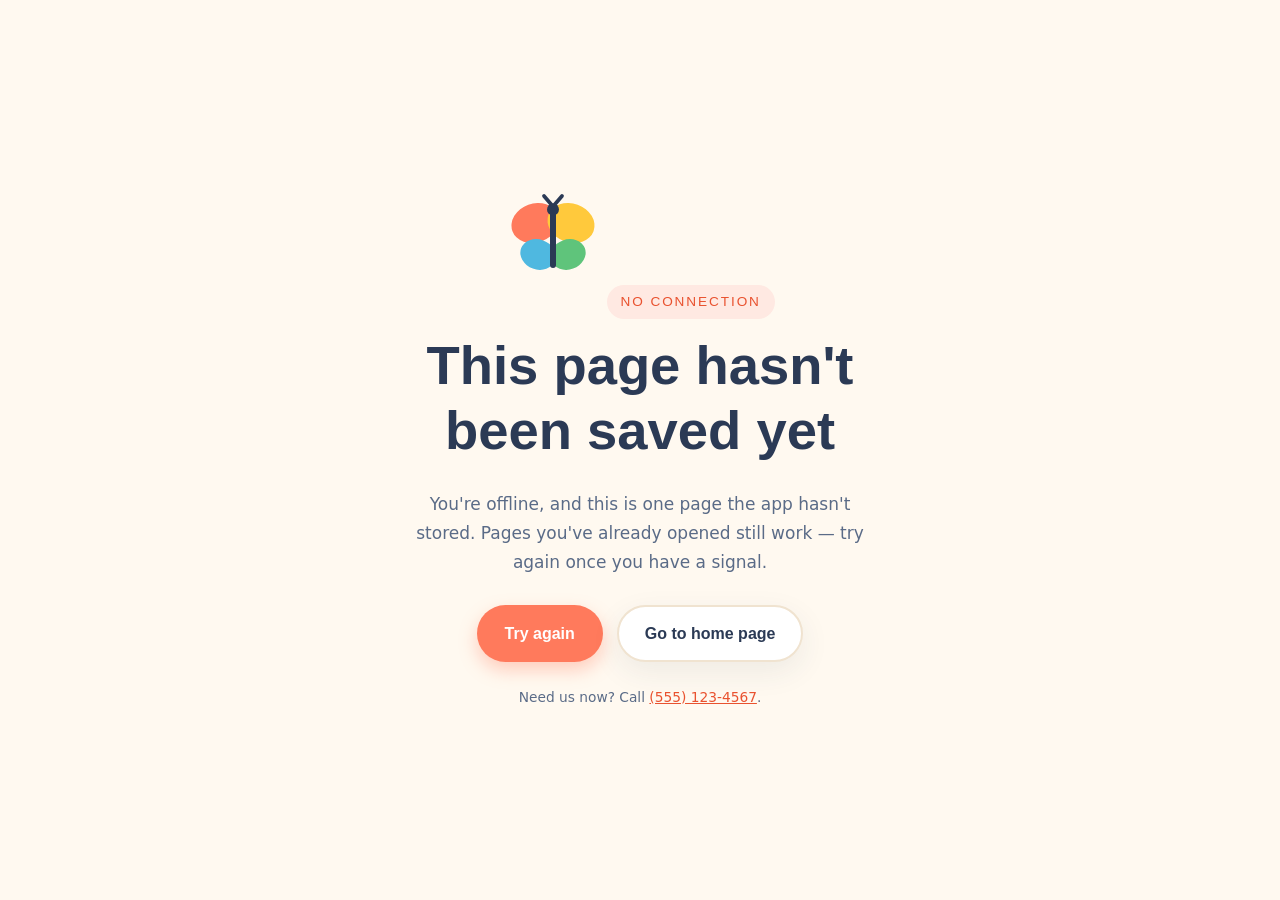
<file: offline.html>
<!DOCTYPE html>
<html lang="en">
<head>
<meta charset="utf-8">
<meta name="viewport" content="width=device-width, initial-scale=1">
<title>You're offline — Butterfly Kindergarten</title>
<meta name="theme-color" content="#ffc93c">
<link rel="icon" href="icons/favicon-32.png" sizes="32x32">
<link rel="stylesheet" href="css/styles.css">
</head>
<body>
<main id="main" class="section" style="min-height:100vh; display:grid; place-items:center; text-align:center;">
  <div class="wrap" style="max-width:520px;">
    <svg width="96" height="96" viewBox="0 0 64 64" role="img" aria-hidden="true" style="margin:0 auto 20px;">
      <ellipse cx="20" cy="22" rx="16" ry="13" fill="#ff7a5c" transform="rotate(-20 20 22)"/>
      <ellipse cx="44" cy="22" rx="16" ry="13" fill="#ffc93c" transform="rotate(20 44 22)"/>
      <ellipse cx="22" cy="43" rx="12" ry="10" fill="#4fb8e0" transform="rotate(20 22 43)"/>
      <ellipse cx="42" cy="43" rx="12" ry="10" fill="#5fc47b" transform="rotate(-20 42 43)"/>
      <rect x="30" y="14" width="4" height="38" rx="2" fill="#2b3a55"/>
      <circle cx="32" cy="13" r="4" fill="#2b3a55"/>
      <path d="M32 11 L26 4 M32 11 L38 4" stroke="#2b3a55" stroke-width="2.5" stroke-linecap="round" fill="none"/>
    </svg>
    <span class="eyebrow">No connection</span>
    <h1>This page hasn't been saved yet</h1>
    <p style="color:var(--ink-soft);">
      You're offline, and this is one page the app hasn't stored. Pages you've
      already opened still work — try again once you have a signal.
    </p>
    <div class="hero__actions" style="justify-content:center;">
      <button class="btn btn--primary" type="button" onclick="location.reload()">Try again</button>
      <a class="btn btn--ghost" href="index.html">Go to home page</a>
    </div>
    <p class="form-note" style="margin-top:24px;">
      Need us now? Call <a href="tel:+15551234567">(555) 123-4567</a>.
    </p>
  </div>
</main>
</body>
</html>
</file>
<file: css/styles.css>
/* ==========================================================================
   Butterfly Kindergarten — shared stylesheet
   ========================================================================== */

:root {
  --sun: #ffc93c;
  --sun-dark: #f0ac00;
  --coral: #ff7a5c;
  --coral-dark: #e9522f;
  --sky: #4fb8e0;
  --leaf: #5fc47b;
  --grape: #9b7ede;

  --ink: #2b3a55;
  --ink-soft: #5a6b87;
  --cream: #fff9f0;
  --white: #ffffff;
  --line: #f0e3d0;

  --radius: 18px;
  --radius-lg: 32px;
  --shadow: 0 10px 30px rgba(43, 58, 85, 0.08);
  --shadow-lift: 0 18px 40px rgba(43, 58, 85, 0.14);

  --wrap: 1120px;
  --font-head: "Baloo 2", "Trebuchet MS", "Segoe UI", sans-serif;
  --font-body: "Quicksand", "Segoe UI", system-ui, sans-serif;
}

*,
*::before,
*::after { box-sizing: border-box; }

html { scroll-behavior: smooth; }

body {
  margin: 0;
  font-family: var(--font-body);
  font-size: 17px;
  line-height: 1.7;
  color: var(--ink);
  background: var(--cream);
  -webkit-font-smoothing: antialiased;
}

h1, h2, h3, h4 {
  font-family: var(--font-head);
  line-height: 1.2;
  color: var(--ink);
  margin: 0 0 0.5em;
}

h1 { font-size: clamp(2.1rem, 5vw, 3.4rem); }
h2 { font-size: clamp(1.7rem, 3.6vw, 2.5rem); }
h3 { font-size: 1.25rem; }

p { margin: 0 0 1rem; }

a { color: var(--coral-dark); }

img { max-width: 100%; display: block; }

.wrap {
  width: 100%;
  max-width: var(--wrap);
  margin-inline: auto;
  padding-inline: 20px;
}

.section { padding: 72px 0; }
.section--tight { padding: 48px 0; }

.section-head {
  max-width: 640px;
  margin: 0 auto 44px;
  text-align: center;
}

.section-head p {
  color: var(--ink-soft);
  margin-bottom: 0;
}

.eyebrow {
  display: inline-block;
  font-family: var(--font-head);
  font-size: 0.85rem;
  letter-spacing: 0.14em;
  text-transform: uppercase;
  color: var(--coral-dark);
  background: #ffe9e2;
  border-radius: 999px;
  padding: 5px 14px;
  margin-bottom: 14px;
}

.visually-hidden {
  position: absolute;
  width: 1px;
  height: 1px;
  margin: -1px;
  padding: 0;
  overflow: hidden;
  clip: rect(0 0 0 0);
  clip-path: inset(50%);
  white-space: nowrap;
  border: 0;
}

.skip-link {
  position: absolute;
  left: -9999px;
  top: 0;
  background: var(--ink);
  color: #fff;
  padding: 10px 18px;
  border-radius: 0 0 var(--radius) 0;
  z-index: 100;
}

.skip-link:focus { left: 0; }

:focus-visible {
  outline: 3px solid var(--sky);
  outline-offset: 3px;
  border-radius: 6px;
}

/* --- Buttons --------------------------------------------------------- */

.btn {
  display: inline-flex;
  align-items: center;
  gap: 8px;
  font-family: var(--font-head);
  font-size: 1rem;
  font-weight: 600;
  text-decoration: none;
  padding: 13px 26px;
  border-radius: 999px;
  border: 2px solid transparent;
  cursor: pointer;
  transition: transform 0.15s ease, box-shadow 0.15s ease, background 0.15s ease;
}

.btn:hover { transform: translateY(-2px); }

.btn--primary {
  background: var(--coral);
  color: #fff;
  box-shadow: 0 8px 18px rgba(255, 122, 92, 0.35);
}

.btn--primary:hover { background: var(--coral-dark); }

.btn--ghost {
  background: var(--white);
  color: var(--ink);
  border-color: var(--line);
  box-shadow: var(--shadow);
}

.btn--ghost:hover { border-color: var(--sun); }

/* --- Header / navigation --------------------------------------------- */

.site-header {
  position: sticky;
  top: 0;
  z-index: 50;
  background: rgba(255, 249, 240, 0.92);
  backdrop-filter: blur(8px);
  border-bottom: 1px solid var(--line);
}

.site-header .wrap {
  display: flex;
  align-items: center;
  justify-content: space-between;
  gap: 16px;
  min-height: 76px;
}

.brand {
  display: flex;
  align-items: center;
  gap: 12px;
  text-decoration: none;
  color: var(--ink);
}

.brand__mark {
  width: 44px;
  height: 44px;
  flex: none;
}

.brand__name {
  font-family: var(--font-head);
  font-size: 1.25rem;
  font-weight: 700;
  line-height: 1.1;
  display: block;
}

.brand__tag {
  font-size: 0.72rem;
  letter-spacing: 0.12em;
  text-transform: uppercase;
  color: var(--ink-soft);
}

.nav-toggle {
  display: none;
  background: var(--white);
  border: 1px solid var(--line);
  border-radius: 12px;
  padding: 9px 11px;
  cursor: pointer;
}

.nav-toggle span {
  display: block;
  width: 22px;
  height: 2px;
  background: var(--ink);
  border-radius: 2px;
}

.nav-toggle span + span { margin-top: 5px; }

.site-nav ul {
  display: flex;
  align-items: center;
  gap: 6px;
  list-style: none;
  margin: 0;
  padding: 0;
}

.site-nav a {
  display: block;
  font-family: var(--font-head);
  font-weight: 600;
  text-decoration: none;
  color: var(--ink);
  padding: 9px 16px;
  border-radius: 999px;
}

.site-nav a:hover { background: #ffeec9; }

.site-nav a[aria-current="page"] {
  background: var(--sun);
  color: var(--ink);
}

.site-nav .nav-cta a {
  background: var(--coral);
  color: #fff;
  box-shadow: 0 6px 14px rgba(255, 122, 92, 0.3);
}

.site-nav .nav-cta a:hover { background: var(--coral-dark); }

/* --- Hero ------------------------------------------------------------- */

.hero {
  position: relative;
  overflow: hidden;
  background: linear-gradient(170deg, #fff4dc 0%, var(--cream) 70%);
}

.hero .wrap {
  display: grid;
  grid-template-columns: 1.05fr 0.95fr;
  gap: 48px;
  align-items: center;
  padding-block: 72px;
}

.hero__title span { color: var(--coral-dark); }

.hero__lead {
  font-size: 1.1rem;
  color: var(--ink-soft);
  max-width: 48ch;
}

.hero__actions {
  display: flex;
  flex-wrap: wrap;
  gap: 14px;
  margin-top: 28px;
}

.hero__facts {
  display: grid;
  grid-template-columns: repeat(3, auto);
  justify-content: start;
  gap: 28px;
  margin-top: 40px;
  padding-top: 26px;
  border-top: 1px dashed var(--line);
}

.fact strong {
  display: block;
  font-family: var(--font-head);
  font-size: 1.8rem;
  color: var(--coral-dark);
  line-height: 1;
}

.fact span {
  font-size: 0.86rem;
  color: var(--ink-soft);
}

.hero__art {
  background: var(--white);
  border-radius: var(--radius-lg);
  padding: 22px;
  box-shadow: var(--shadow-lift);
  transform: rotate(-1.5deg);
}

.hero__art svg { border-radius: var(--radius); }

/* --- Cards ------------------------------------------------------------ */

.grid {
  display: grid;
  gap: 24px;
}

.grid--3 { grid-template-columns: repeat(3, 1fr); }
.grid--4 { grid-template-columns: repeat(4, 1fr); }
.grid--2 { grid-template-columns: repeat(2, 1fr); }

.card {
  background: var(--white);
  border: 1px solid var(--line);
  border-radius: var(--radius);
  padding: 28px 26px;
  box-shadow: var(--shadow);
  transition: transform 0.18s ease, box-shadow 0.18s ease;
}

.card:hover {
  transform: translateY(-4px);
  box-shadow: var(--shadow-lift);
}

.card p:last-child { margin-bottom: 0; }

.card__icon {
  width: 54px;
  height: 54px;
  display: grid;
  place-items: center;
  border-radius: 16px;
  font-size: 1.6rem;
  margin-bottom: 16px;
}

.bg-sun   { background: #fff1c7; }
.bg-coral { background: #ffe2da; }
.bg-sky   { background: #d9f0fa; }
.bg-leaf  { background: #dcf5e2; }
.bg-grape { background: #ece2fb; }

.card__meta {
  display: inline-block;
  font-size: 0.82rem;
  font-weight: 700;
  color: var(--ink-soft);
  background: var(--cream);
  border-radius: 999px;
  padding: 3px 12px;
  margin-bottom: 12px;
}

/* --- Split feature ---------------------------------------------------- */

.split {
  display: grid;
  grid-template-columns: 1fr 1fr;
  gap: 52px;
  align-items: center;
}

.checklist {
  list-style: none;
  margin: 0;
  padding: 0;
}

.checklist li {
  position: relative;
  padding-left: 34px;
  margin-bottom: 12px;
}

.checklist li::before {
  content: "✓";
  position: absolute;
  left: 0;
  top: 2px;
  width: 22px;
  height: 22px;
  display: grid;
  place-items: center;
  font-size: 0.78rem;
  font-weight: 700;
  color: #fff;
  background: var(--leaf);
  border-radius: 50%;
}

.panel {
  background: var(--white);
  border: 1px solid var(--line);
  border-radius: var(--radius-lg);
  padding: 30px;
  box-shadow: var(--shadow);
}

/* --- Schedule / timeline --------------------------------------------- */

.timeline {
  list-style: none;
  margin: 0;
  padding: 0;
  border-left: 3px dotted var(--sun);
}

.timeline li {
  position: relative;
  padding: 0 0 24px 26px;
}

.timeline li::before {
  content: "";
  position: absolute;
  left: -9px;
  top: 8px;
  width: 15px;
  height: 15px;
  background: var(--coral);
  border: 3px solid var(--cream);
  border-radius: 50%;
}

.timeline time {
  display: block;
  font-family: var(--font-head);
  font-weight: 700;
  color: var(--coral-dark);
}

.timeline p {
  margin: 2px 0 0;
  color: var(--ink-soft);
}

/* --- Band (colour block) --------------------------------------------- */

.band {
  background: linear-gradient(135deg, var(--sky), var(--grape));
  color: #fff;
  border-radius: var(--radius-lg);
  padding: 52px 44px;
  text-align: center;
  box-shadow: var(--shadow-lift);
}

.band h2 { color: #fff; }

.band p {
  max-width: 54ch;
  margin-inline: auto;
  opacity: 0.95;
}

.band .btn--ghost { color: var(--ink); }

/* --- Testimonials ----------------------------------------------------- */

.quote {
  background: var(--white);
  border: 1px solid var(--line);
  border-left: 5px solid var(--sun);
  border-radius: var(--radius);
  padding: 26px;
  box-shadow: var(--shadow);
}

.quote blockquote {
  margin: 0 0 14px;
  font-size: 1.02rem;
  font-style: italic;
  color: var(--ink);
}

.quote figcaption {
  font-size: 0.9rem;
  color: var(--ink-soft);
}

.quote figcaption strong {
  display: block;
  font-family: var(--font-head);
  color: var(--ink);
  font-style: normal;
}

/* --- Team ------------------------------------------------------------- */

.teacher {
  text-align: center;
  background: var(--white);
  border: 1px solid var(--line);
  border-radius: var(--radius);
  padding: 26px 20px;
  box-shadow: var(--shadow);
}

.teacher__avatar {
  width: 92px;
  height: 92px;
  margin: 0 auto 14px;
  border-radius: 50%;
  display: grid;
  place-items: center;
  font-family: var(--font-head);
  font-size: 1.9rem;
  font-weight: 700;
  color: var(--ink);
}

.teacher h3 { margin-bottom: 2px; }

.teacher .role {
  font-size: 0.88rem;
  font-weight: 700;
  color: var(--coral-dark);
  margin-bottom: 10px;
}

.teacher p {
  font-size: 0.94rem;
  color: var(--ink-soft);
  margin-bottom: 0;
}

/* --- Contact ---------------------------------------------------------- */

.contact-grid {
  display: grid;
  grid-template-columns: 1fr 1.15fr;
  gap: 40px;
  align-items: start;
}

.contact-grid > *,
.split > *,
.grid > * { min-width: 0; }

.info-list {
  list-style: none;
  margin: 0 0 28px;
  padding: 0;
}

.info-list li {
  display: flex;
  gap: 14px;
  padding: 14px 0;
  border-bottom: 1px dashed var(--line);
}

.info-list li:last-child { border-bottom: 0; }

.info-list .ico {
  flex: none;
  width: 42px;
  height: 42px;
  display: grid;
  place-items: center;
  border-radius: 12px;
  font-size: 1.2rem;
}

.info-list strong {
  display: block;
  font-family: var(--font-head);
}

.info-list a {
  color: var(--ink);
  overflow-wrap: anywhere;
}

.hours-table {
  width: 100%;
  border-collapse: collapse;
  font-size: 0.96rem;
}

.hours-table th,
.hours-table td {
  text-align: left;
  padding: 9px 0;
  border-bottom: 1px dashed var(--line);
}

.hours-table th { font-family: var(--font-head); }
.hours-table tr:last-child th,
.hours-table tr:last-child td { border-bottom: 0; }
.hours-table td { color: var(--ink-soft); }

/* --- Form ------------------------------------------------------------- */

.form-card {
  background: var(--white);
  border: 1px solid var(--line);
  border-radius: var(--radius-lg);
  padding: 34px;
  box-shadow: var(--shadow);
}

.field { margin-bottom: 18px; }

.field-row {
  display: grid;
  grid-template-columns: 1fr 1fr;
  gap: 18px;
}

label {
  display: block;
  font-family: var(--font-head);
  font-weight: 600;
  font-size: 0.95rem;
  margin-bottom: 6px;
}

.req { color: var(--coral-dark); }

input,
select,
textarea {
  width: 100%;
  font-family: inherit;
  font-size: 1rem;
  color: var(--ink);
  background: var(--cream);
  border: 2px solid var(--line);
  border-radius: 14px;
  padding: 12px 14px;
  transition: border-color 0.15s ease, background 0.15s ease;
}

input:focus,
select:focus,
textarea:focus {
  background: var(--white);
  border-color: var(--sky);
  outline: none;
}

textarea { resize: vertical; min-height: 130px; }

.error-msg {
  display: block;
  min-height: 18px;
  font-size: 0.84rem;
  font-weight: 600;
  color: var(--coral-dark);
  margin-top: 5px;
}

.field.has-error input,
.field.has-error select,
.field.has-error textarea { border-color: var(--coral); }

.form-note {
  font-size: 0.86rem;
  color: var(--ink-soft);
  margin: 14px 0 0;
}

.form-status {
  display: none;
  margin-bottom: 20px;
  padding: 14px 18px;
  border-radius: 14px;
  background: #dcf5e2;
  border: 1px solid var(--leaf);
  font-weight: 600;
}

.form-status.is-visible { display: block; }

.map-embed {
  margin-top: 26px;
  border: 1px solid var(--line);
  border-radius: var(--radius);
  overflow: hidden;
  box-shadow: var(--shadow);
}

.map-embed iframe {
  display: block;
  width: 100%;
  height: 300px;
  border: 0;
  /* Shows through if the embed is blocked or offline. */
  background: #dcf5e2 repeating-linear-gradient(
    45deg, transparent 0 14px, rgba(95, 196, 123, .18) 14px 28px);
}

.map-caption {
  display: flex;
  flex-wrap: wrap;
  gap: 8px;
  justify-content: space-between;
  align-items: center;
  margin: 0;
  padding: 12px 16px;
  font-size: 0.88rem;
  color: var(--ink-soft);
  background: var(--white);
  border-top: 1px solid var(--line);
}

/* --- Data table (weekly timetable) ------------------------------------ */

.table-card {
  background: var(--white);
  border: 1px solid var(--line);
  border-radius: var(--radius);
  box-shadow: var(--shadow);
  overflow-x: auto;
  -webkit-overflow-scrolling: touch;
}

.data-table {
  width: 100%;
  min-width: 640px;
  border-collapse: collapse;
  font-size: 0.93rem;
}

.data-table th,
.data-table td {
  text-align: left;
  padding: 14px 16px;
  border-bottom: 1px solid var(--line);
  vertical-align: top;
}

.data-table thead th {
  font-family: var(--font-head);
  font-size: 0.86rem;
  letter-spacing: 0.06em;
  text-transform: uppercase;
  color: var(--ink-soft);
  background: var(--cream);
  border-bottom: 2px solid var(--line);
  position: sticky;
  top: 0;
}

.data-table tbody th {
  font-family: var(--font-head);
  white-space: nowrap;
  color: var(--coral-dark);
}

.data-table tbody tr:last-child th,
.data-table tbody tr:last-child td { border-bottom: 0; }

.data-table tbody tr:hover { background: #fffaf2; }

.table-note {
  font-size: 0.86rem;
  color: var(--ink-soft);
  margin: 12px 0 0;
}

/* --- Stage cards (curriculum by age) ---------------------------------- */

.stage {
  background: var(--white);
  border: 1px solid var(--line);
  border-top: 5px solid var(--sun);
  border-radius: var(--radius);
  padding: 26px 24px;
  box-shadow: var(--shadow);
}

.stage--coral { border-top-color: var(--coral); }
.stage--sky   { border-top-color: var(--sky); }
.stage--leaf  { border-top-color: var(--leaf); }

.stage h3 { margin-bottom: 2px; }

.stage__age {
  display: block;
  font-size: 0.86rem;
  font-weight: 700;
  color: var(--ink-soft);
  margin-bottom: 14px;
}

.goal-list {
  list-style: none;
  margin: 0;
  padding: 0;
  font-size: 0.94rem;
}

.goal-list li {
  position: relative;
  padding-left: 22px;
  margin-bottom: 9px;
  color: var(--ink-soft);
}

.goal-list li::before {
  content: "";
  position: absolute;
  left: 0;
  top: 9px;
  width: 8px;
  height: 8px;
  border-radius: 50%;
  background: var(--sun);
}

.stage--coral .goal-list li::before { background: var(--coral); }
.stage--sky   .goal-list li::before { background: var(--sky); }
.stage--leaf  .goal-list li::before { background: var(--leaf); }

/* --- FAQ -------------------------------------------------------------- */

details {
  background: var(--white);
  border: 1px solid var(--line);
  border-radius: var(--radius);
  padding: 18px 22px;
  margin-bottom: 14px;
  box-shadow: var(--shadow);
}

summary {
  font-family: var(--font-head);
  font-weight: 600;
  cursor: pointer;
  list-style: none;
}

summary::-webkit-details-marker { display: none; }

summary::after {
  content: "+";
  float: right;
  color: var(--coral-dark);
  font-size: 1.3rem;
  line-height: 1;
}

details[open] summary::after { content: "–"; }

details p {
  margin: 12px 0 0;
  color: var(--ink-soft);
}

/* --- Install banner (PWA) --------------------------------------------- */

.install-bar {
  position: fixed;
  left: 16px;
  right: 16px;
  bottom: 16px;
  z-index: 80;
  display: flex;
  flex-wrap: wrap;
  align-items: center;
  justify-content: space-between;
  gap: 14px;
  max-width: 560px;
  margin-inline: auto;
  padding: 16px 20px;
  background: var(--white);
  border: 1px solid var(--line);
  border-radius: var(--radius);
  box-shadow: var(--shadow-lift);
  opacity: 0;
  transform: translateY(16px);
  transition: opacity 0.25s ease, transform 0.25s ease;
}

.install-bar.is-visible {
  opacity: 1;
  transform: translateY(0);
}

.install-bar__text strong {
  display: block;
  font-family: var(--font-head);
  font-size: 1rem;
}

.install-bar__text span {
  font-size: 0.88rem;
  color: var(--ink-soft);
}

.install-bar__actions {
  display: flex;
  gap: 8px;
  flex: none;
}

.install-bar .btn {
  padding: 9px 18px;
  font-size: 0.92rem;
}

@media (max-width: 480px) {
  .install-bar { flex-direction: column; align-items: stretch; text-align: center; }
  .install-bar__actions { justify-content: center; }
}

/* In the installed app there is no browser chrome, so give the sticky header
   and the page room for the device's status bar and home indicator. */
@media (display-mode: standalone) {
  .site-header { padding-top: env(safe-area-inset-top); }
  body { padding-bottom: env(safe-area-inset-bottom); }
}

/* --- Footer ----------------------------------------------------------- */

.site-footer {
  background: var(--ink);
  color: #c9d3e4;
  margin-top: 72px;
  padding: 56px 0 26px;
}

.site-footer h4 {
  color: #fff;
  font-size: 1.05rem;
  margin-bottom: 14px;
}

.footer-grid {
  display: grid;
  grid-template-columns: 1.4fr 1fr 1fr 1.2fr;
  gap: 36px;
}

.site-footer a {
  color: #c9d3e4;
  text-decoration: none;
  overflow-wrap: break-word;
}

.site-footer a:hover {
  color: var(--sun);
  text-decoration: underline;
}

.site-footer ul {
  list-style: none;
  margin: 0;
  padding: 0;
}

.site-footer li { margin-bottom: 9px; }

.site-footer .brand__name { color: #fff; }
.site-footer .brand__tag { color: #8e9db8; }

.footer-bottom {
  margin-top: 40px;
  padding-top: 20px;
  border-top: 1px solid rgba(255, 255, 255, 0.12);
  display: flex;
  flex-wrap: wrap;
  gap: 12px;
  justify-content: space-between;
  font-size: 0.88rem;
  color: #8e9db8;
}

/* --- Responsive ------------------------------------------------------- */

@media (max-width: 960px) {
  .hero .wrap { grid-template-columns: 1fr; padding-block: 52px; }
  .hero__art { order: -1; transform: none; }
  .grid--4 { grid-template-columns: repeat(2, 1fr); }
  .grid--3 { grid-template-columns: repeat(2, 1fr); }
  .split,
  .contact-grid { grid-template-columns: 1fr; gap: 34px; }
  .footer-grid { grid-template-columns: 1fr 1fr; }
}

@media (max-width: 720px) {
  .nav-toggle { display: block; }

  .site-nav {
    position: absolute;
    top: 100%;
    left: 0;
    right: 0;
    background: var(--white);
    border-bottom: 1px solid var(--line);
    box-shadow: var(--shadow);
    display: none;
    padding: 12px 20px 20px;
  }

  .site-nav.is-open { display: block; }

  .site-nav ul {
    flex-direction: column;
    align-items: stretch;
    gap: 4px;
  }

  .site-nav a { padding: 12px 16px; }
  .site-nav .nav-cta a { text-align: center; }

  .grid--3,
  .grid--4,
  .grid--2,
  .field-row { grid-template-columns: 1fr; }

  .hero__facts { grid-template-columns: repeat(2, auto); gap: 20px 24px; }
  .section { padding: 52px 0; }
  .band { padding: 38px 24px; }
  .form-card { padding: 24px; }
  .footer-grid { grid-template-columns: 1fr; }
}

@media (prefers-reduced-motion: reduce) {
  html { scroll-behavior: auto; }
  *, *::before, *::after {
    animation-duration: 0.001ms !important;
    transition-duration: 0.001ms !important;
  }
}
</file>
